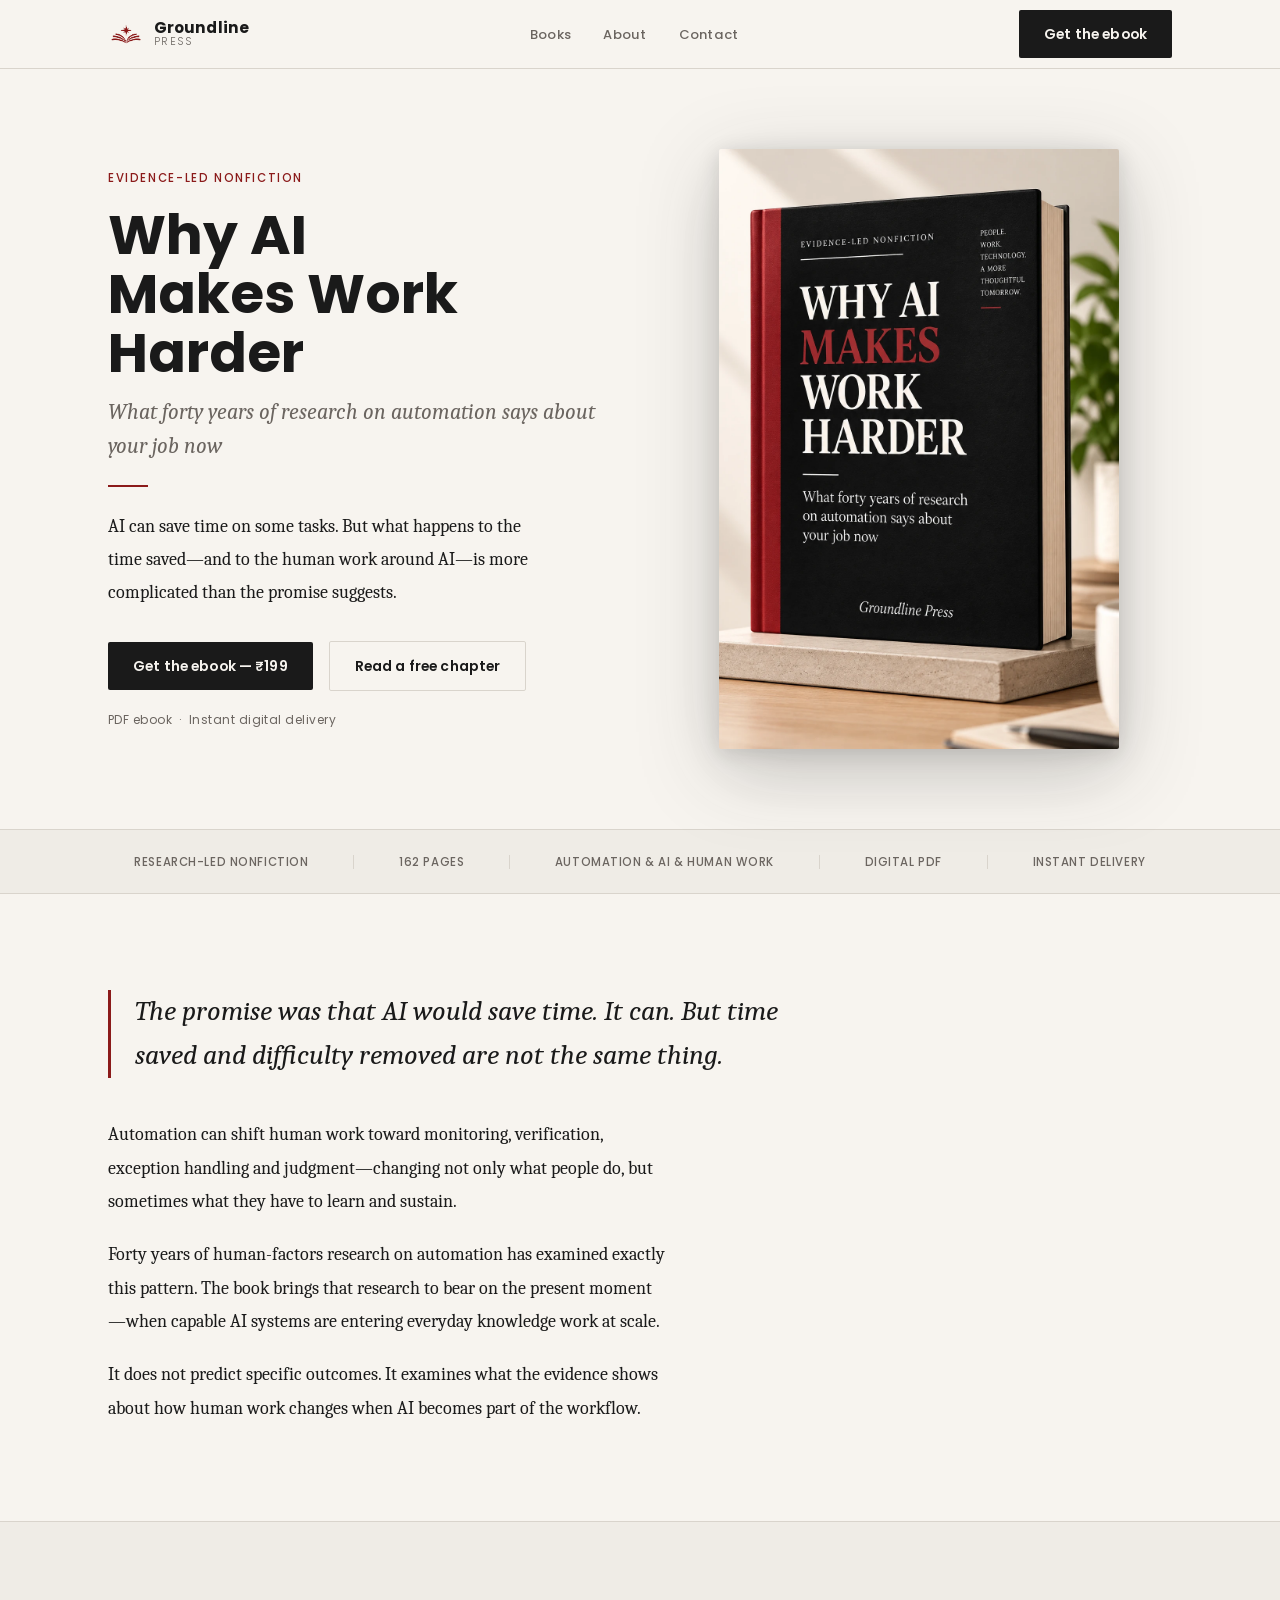
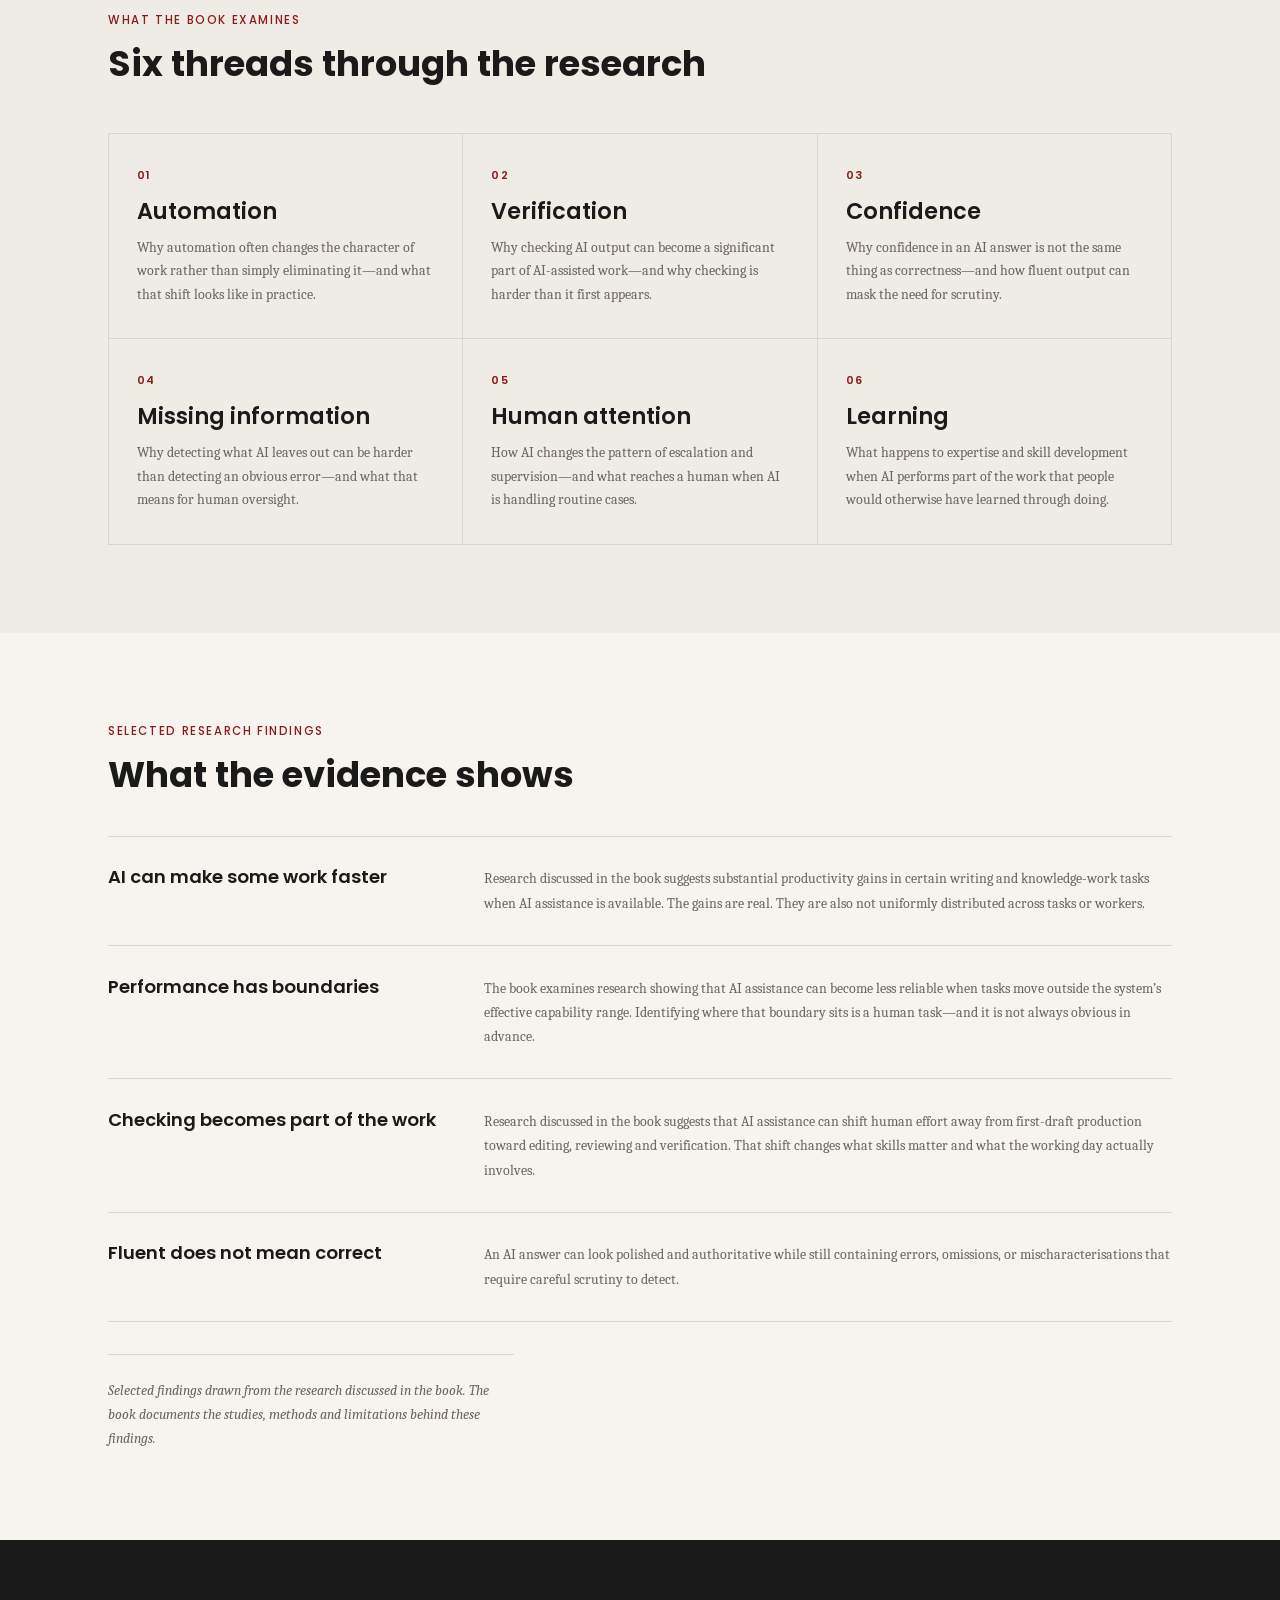
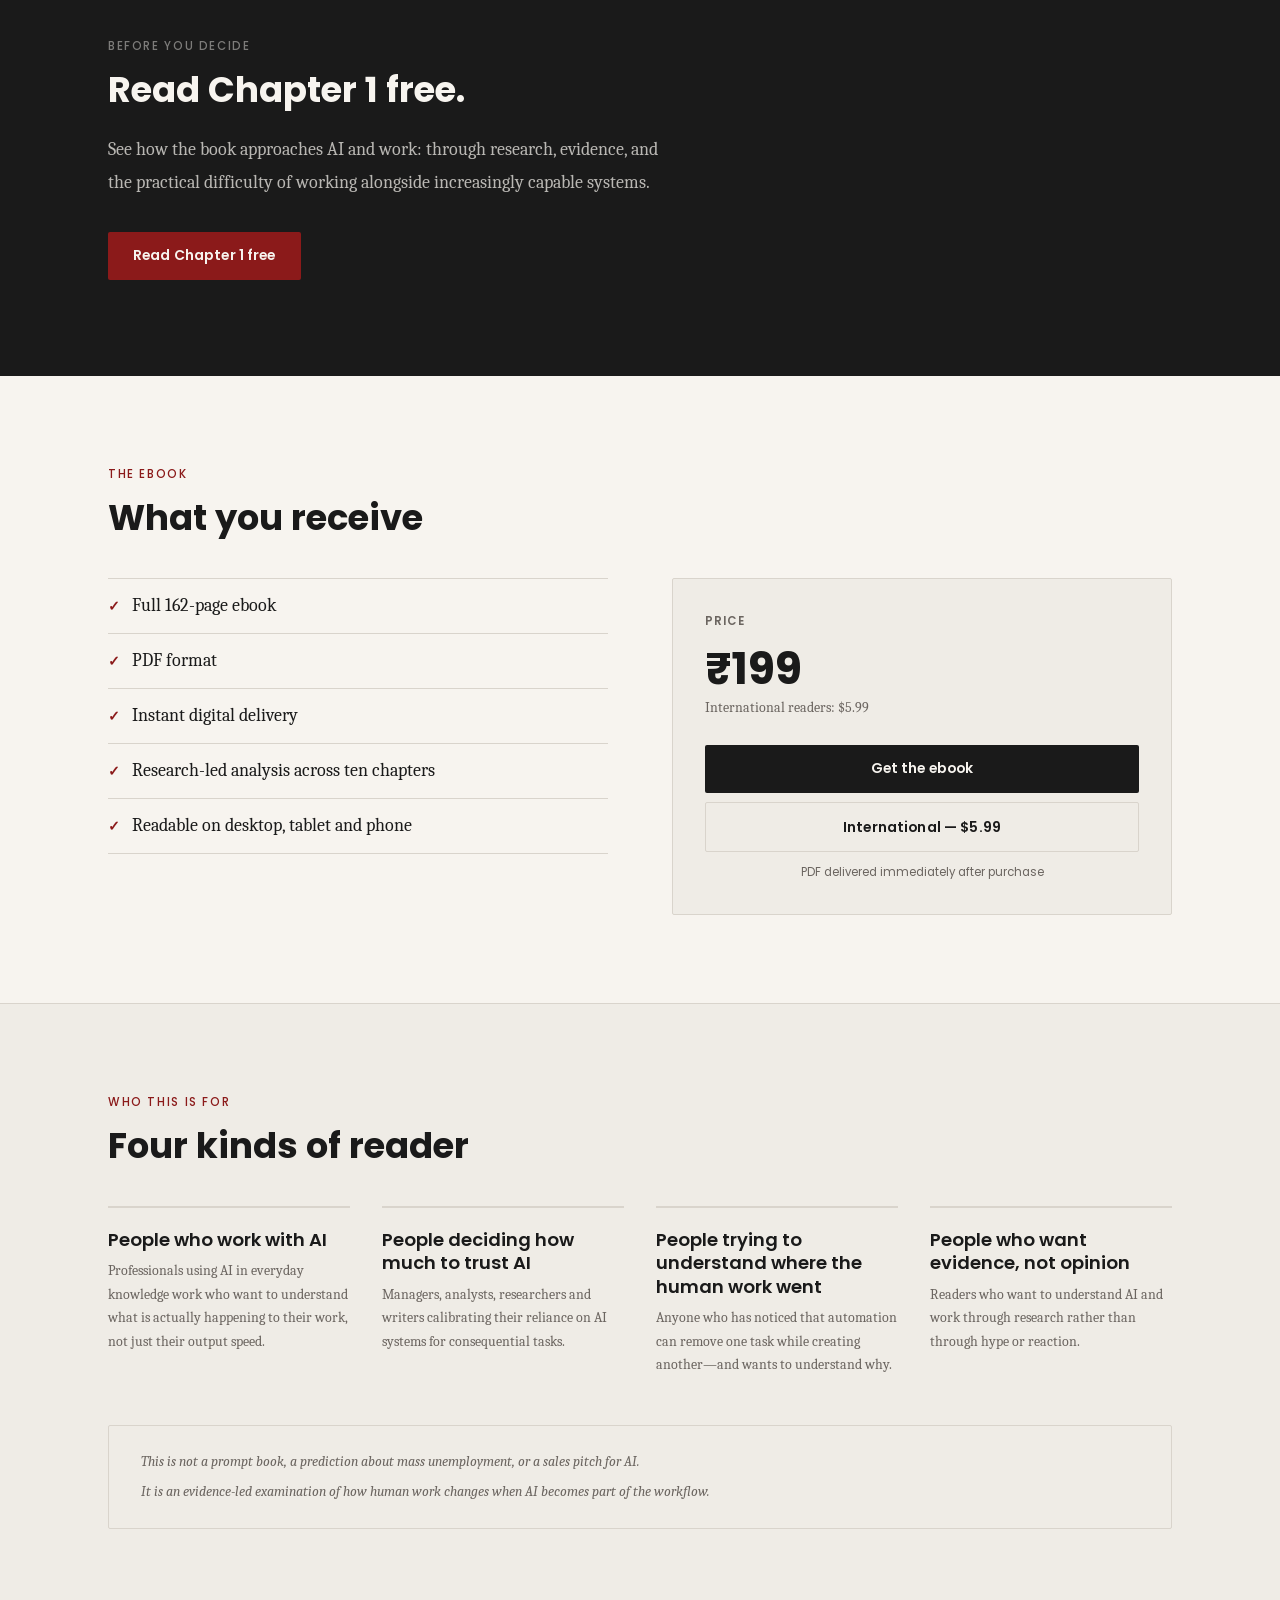
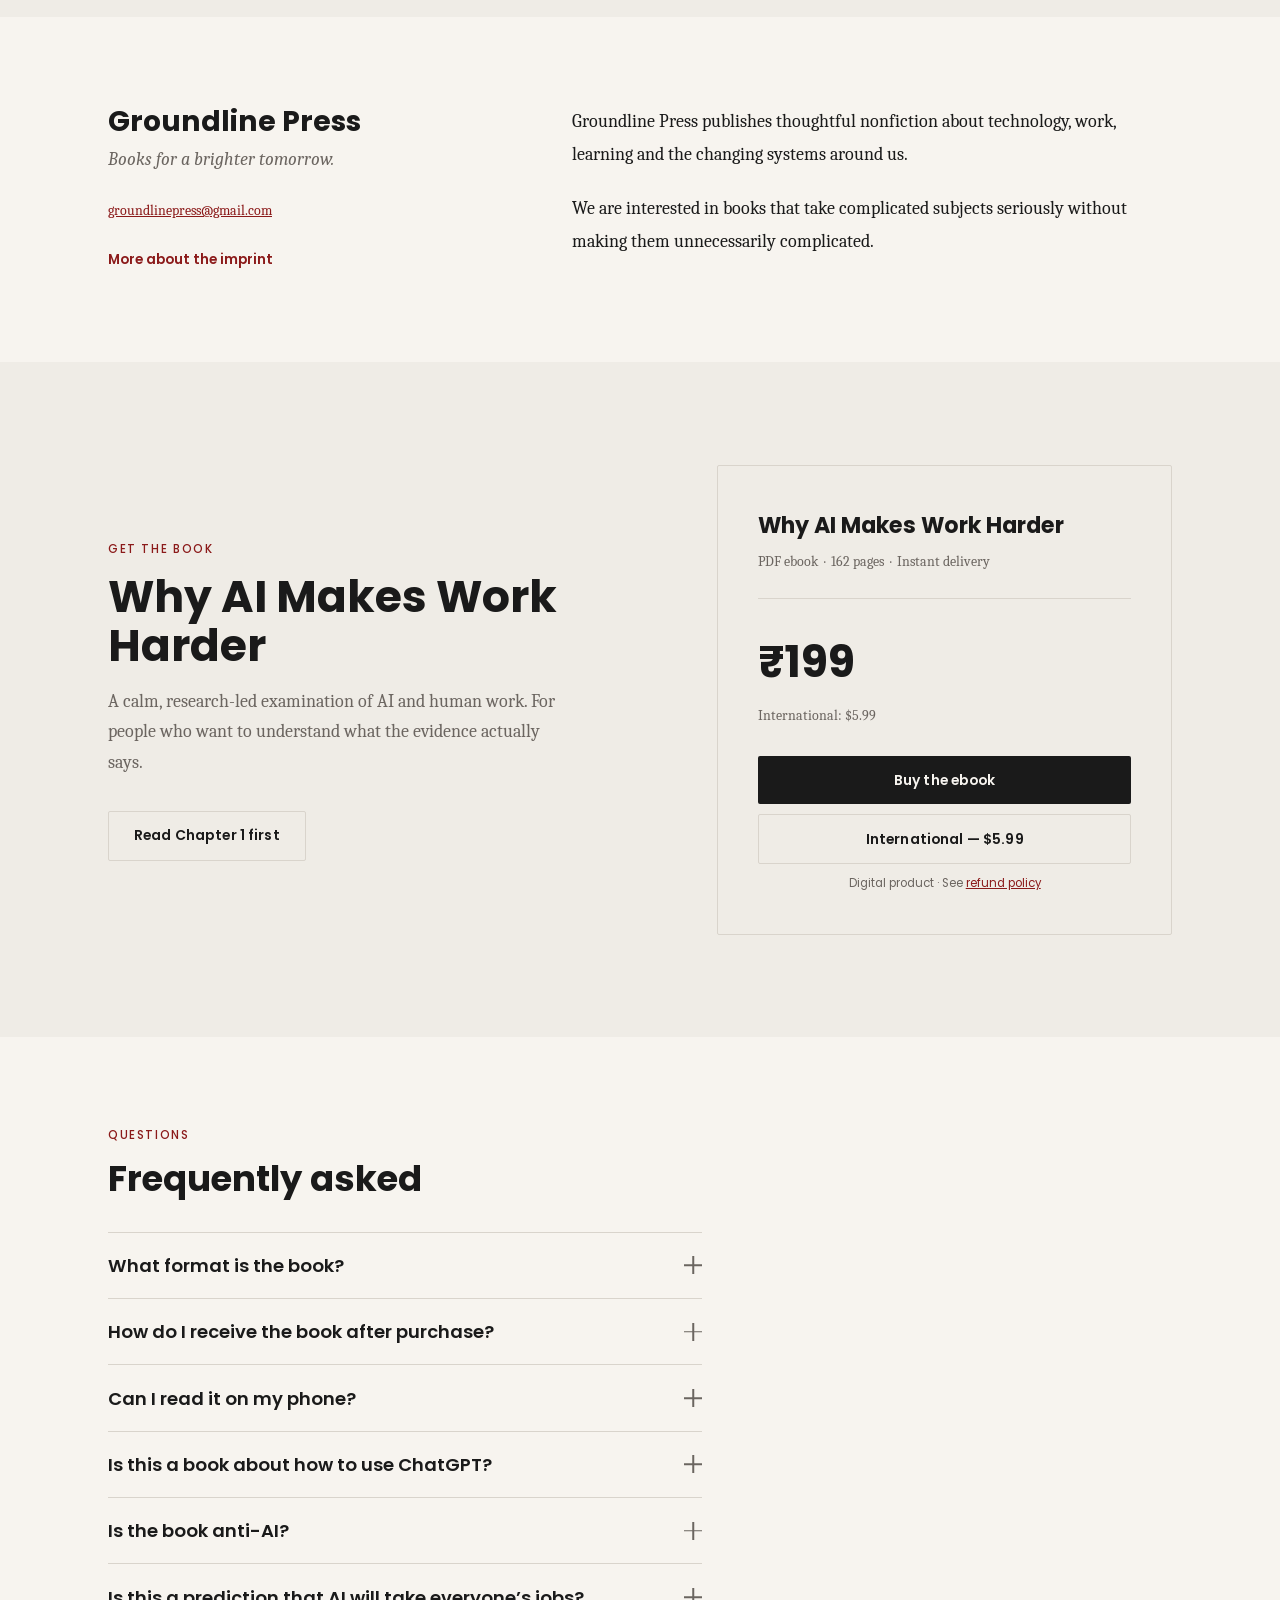
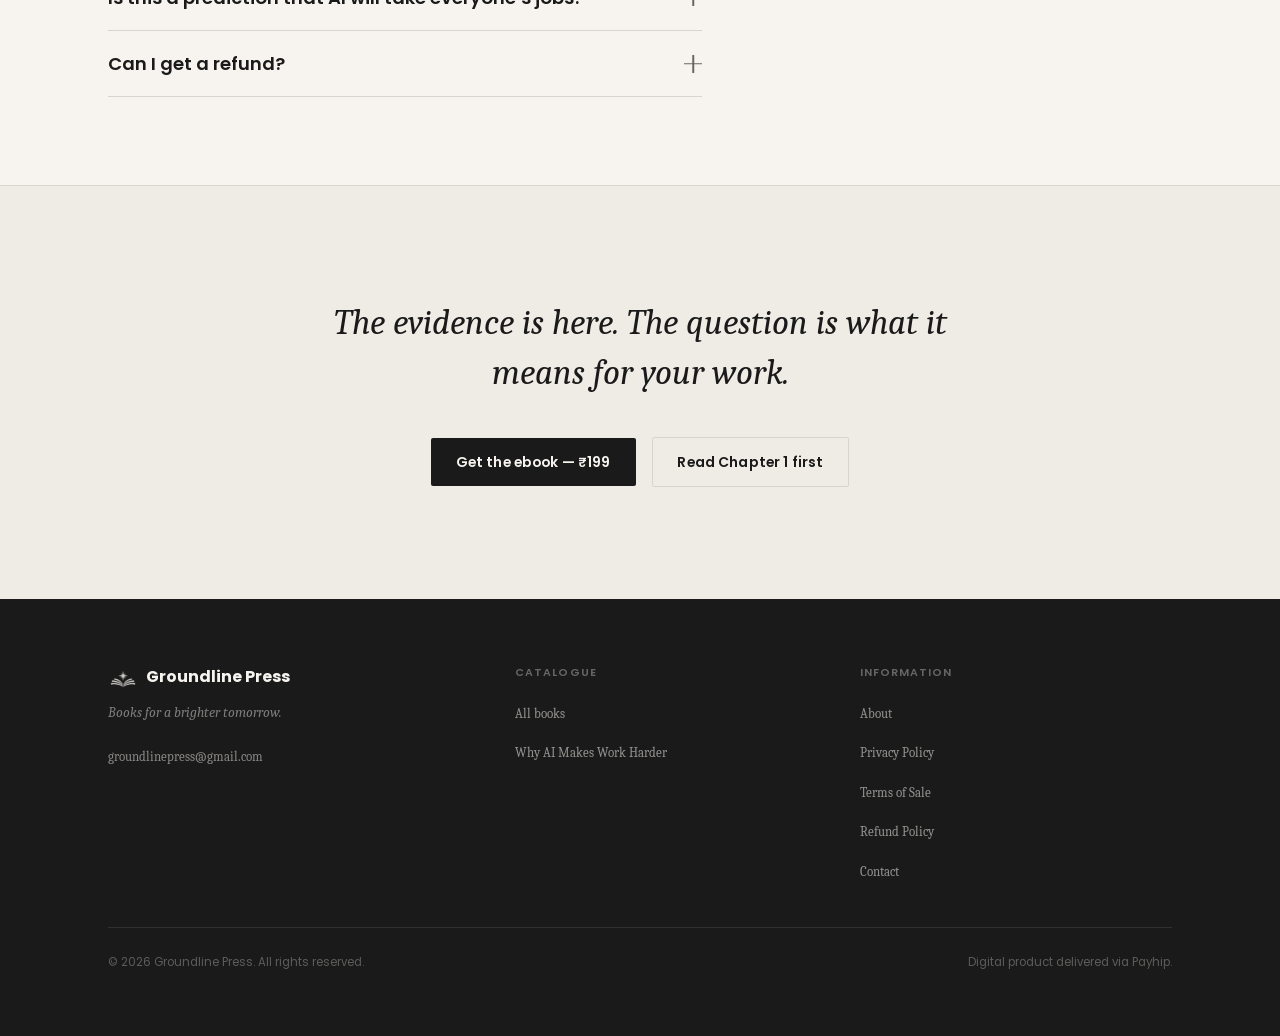
<file: index.html>
<!DOCTYPE html>
<html lang="en">
<head>
  <meta charset="UTF-8">
  <meta name="viewport" content="width=device-width, initial-scale=1, viewport-fit=cover">
  <title>Why AI Makes Work Harder | Groundline Press</title>
  <meta name="description" content="A research-led nonfiction ebook examining what happens to human work when AI enters the workflow. 162 pages. PDF ebook. ₹199.">
  <meta name="robots" content="index, follow">
  <link rel="canonical" href="https://groundlinepress.com/">
  <meta property="og:type" content="website">
  <meta property="og:url" content="https://groundlinepress.com/">
  <meta property="og:title" content="Why AI Makes Work Harder | Groundline Press">
  <meta property="og:description" content="A research-led nonfiction ebook examining what happens to human work when AI enters the workflow. 162 pages. PDF ebook. ₹199.">
  <meta property="og:image" content="https://groundlinepress.com/assets/og-image.webp">
  <meta property="og:site_name" content="Groundline Press">
  <meta name="twitter:card" content="summary_large_image">
  <meta name="twitter:title" content="Why AI Makes Work Harder | Groundline Press">
  <meta name="twitter:description" content="A research-led nonfiction ebook examining what happens to human work when AI enters the workflow. 162 pages. PDF ebook. ₹199.">
  <meta name="twitter:image" content="https://groundlinepress.com/assets/og-image.webp">
  <script type="application/ld+json">
  {"@context":"https://schema.org","@type":"Organization","name":"Groundline Press","url":"https://groundlinepress.com","email":"groundlinepress@gmail.com"}
  </script>
  <script type="application/ld+json">
  {"@context":"https://schema.org","@type":"WebSite","name":"Groundline Press","url":"https://groundlinepress.com"}
  </script>
  <script type="application/ld+json">
  {"@context":"https://schema.org","@type":"Book","name":"Why AI Makes Work Harder","subtitle":"What forty years of research on automation says about your job now","numberOfPages":162,"bookFormat":"EBook","publisher":{"@type":"Organization","name":"Groundline Press"},"inLanguage":"en"}
  </script>
  <link rel="icon" type="image/svg+xml" href="favicon.svg">
  <link rel="preconnect" href="https://fonts.googleapis.com">
  <link rel="preconnect" href="https://fonts.gstatic.com" crossorigin>
  <link href="https://fonts.googleapis.com/css2?family=Poppins:wght@300;400;500;600;700&family=Caladea:ital,wght@0,400;0,700;1,400;1,700&display=swap" rel="stylesheet">
  <link rel="stylesheet" href="css/styles.css">
</head>
<body>
<a href="#main-content" class="skip-link">Skip to main content</a>

<header id="site-header" role="banner">
  <div class="container">
    <nav class="nav-inner" aria-label="Main navigation">
      <a href="index.html" class="nav-logo" aria-label="Groundline Press — home">
        <img src="assets/logo-mark.svg" alt="" aria-hidden="true" width="36" height="36" class="nav-logo-mark-img">
        <div class="nav-logo-name">Groundline<span>Press</span></div>
      </a>
      <ul class="nav-links" role="list">
        <li><a href="books.html">Books</a></li>
        <li><a href="about.html">About</a></li>
        <li><a href="mailto:groundlinepress@gmail.com">Contact</a></li>
      </ul>
      <a href="index.html#purchase" class="btn btn-primary nav-cta-btn">Get the ebook</a>
      <button class="nav-hamburger" id="nav-toggle"
              aria-expanded="false" aria-controls="nav-mobile"
              aria-label="Open navigation">
        <span aria-hidden="true"></span>
        <span aria-hidden="true"></span>
        <span aria-hidden="true"></span>
      </button>
    </nav>
  </div>
  <nav class="nav-mobile" id="nav-mobile" aria-label="Mobile navigation">
    <ul>
      <li><a href="books.html">Books</a></li>
      <li><a href="about.html">About</a></li>
      <li><a href="mailto:groundlinepress@gmail.com">Contact</a></li>
    </ul>
    <div class="nav-mobile-cta">
      <a href="index.html#purchase" class="btn btn-primary" class="btn-block">Get the ebook &mdash; &#8377;199</a>
    </div>
  </nav>
</header>
<main id="main-content">
<!-- ══ HERO ══════════════════════════════════════════════════════════════════ -->
<section id="hero" aria-labelledby="hero-title">
  <div class="container">
    <div class="hero-grid">

      <!-- LEFT: Text -->
      <div class="hero-text">
        <p class="hero-eyebrow">Evidence-Led Nonfiction</p>
        <h1 class="hero-title" id="hero-title">Why AI<br>Makes Work<br>Harder</h1>
        <p class="hero-subtitle">What forty years of research on automation says about your job now</p>
        <div class="hero-rule" aria-hidden="true"></div>
        <p class="hero-body">AI can save time on some tasks. But what happens to the time saved&mdash;and to the human work around AI&mdash;is more complicated than the promise suggests.</p>
        <div class="hero-ctas">
          <a href="#" class="btn btn-primary" data-checkout aria-label="Get the ebook for ₹199">Get the ebook &mdash; &#8377;199</a>
          <a href="#" class="btn btn-secondary" data-chapter>Read a free chapter</a>
        </div>
        <p class="hero-meta">PDF ebook &nbsp;&middot;&nbsp; Instant digital delivery</p>
      </div>

      <!-- RIGHT: 3D book mockup -->
      <div class="hero-book-wrap" aria-hidden="false">
        <div class="book-stage">
          <div class="book-mockup-frame">
            <picture>
              <source srcset="assets/book-mockup.webp" type="image/webp">
              <img
                src="assets/book-mockup.jpg"
                alt="Why AI Makes Work Harder by Groundline Press — hardcover presentation"
                class="book-mockup-img"
                width="1024"
                height="1536"
                loading="eager"
                fetchpriority="high"
              >
            </picture>
          </div>
        </div>
      </div>

    </div>
  </div>
</section>

<!-- ══ TRUST STRIP ════════════════════════════════════════════════════════════ -->
<div id="trust" role="complementary" aria-label="Book details">
  <div class="container">
    <div class="trust-inner">
      <span class="trust-item">Research-led nonfiction</span>
      <span class="trust-sep" aria-hidden="true"></span>
      <span class="trust-item">162 pages</span>
      <span class="trust-sep" aria-hidden="true"></span>
      <span class="trust-item">Automation &amp; AI &amp; Human work</span>
      <span class="trust-sep" aria-hidden="true"></span>
      <span class="trust-item">Digital PDF</span>
      <span class="trust-sep" aria-hidden="true"></span>
      <span class="trust-item">Instant delivery</span>
    </div>
  </div>
</div>

<!-- ══ CENTRAL IDEA ═══════════════════════════════════════════════════════════ -->
<section id="central-idea" class="section" aria-labelledby="idea-h">
  <div class="container">
    <blockquote class="idea-quote">
      The promise was that AI would save time. It can. But time saved and difficulty removed are not the same thing.
    </blockquote>
    <div class="idea-body">
      <p>Automation can shift human work toward monitoring, verification, exception handling and judgment&mdash;changing not only what people do, but sometimes what they have to learn and sustain.</p>
      <p>Forty years of human-factors research on automation has examined exactly this pattern. The book brings that research to bear on the present moment&mdash;when capable AI systems are entering everyday knowledge work at scale.</p>
      <p>It does not predict specific outcomes. It examines what the evidence shows about how human work changes when AI becomes part of the workflow.</p>
    </div>
  </div>
</section>

<hr class="rule">

<!-- ══ TOPICS ════════════════════════════════════════════════════════════════ -->
<section id="topics" class="section section-alt" aria-labelledby="topics-h">
  <div class="container">
    <p class="section-label">What the book examines</p>
    <h2 class="section-heading" id="topics-h">Six threads through the research</h2>
    <div class="topic-grid" role="list">
      <div class="topic-card" role="listitem">
        <p class="topic-num">01</p>
        <h3 class="topic-title">Automation</h3>
        <p class="topic-body">Why automation often changes the character of work rather than simply eliminating it&mdash;and what that shift looks like in practice.</p>
      </div>
      <div class="topic-card" role="listitem">
        <p class="topic-num">02</p>
        <h3 class="topic-title">Verification</h3>
        <p class="topic-body">Why checking AI output can become a significant part of AI-assisted work&mdash;and why checking is harder than it first appears.</p>
      </div>
      <div class="topic-card" role="listitem">
        <p class="topic-num">03</p>
        <h3 class="topic-title">Confidence</h3>
        <p class="topic-body">Why confidence in an AI answer is not the same thing as correctness&mdash;and how fluent output can mask the need for scrutiny.</p>
      </div>
      <div class="topic-card" role="listitem">
        <p class="topic-num">04</p>
        <h3 class="topic-title">Missing information</h3>
        <p class="topic-body">Why detecting what AI leaves out can be harder than detecting an obvious error&mdash;and what that means for human oversight.</p>
      </div>
      <div class="topic-card" role="listitem">
        <p class="topic-num">05</p>
        <h3 class="topic-title">Human attention</h3>
        <p class="topic-body">How AI changes the pattern of escalation and supervision&mdash;and what reaches a human when AI is handling routine cases.</p>
      </div>
      <div class="topic-card" role="listitem">
        <p class="topic-num">06</p>
        <h3 class="topic-title">Learning</h3>
        <p class="topic-body">What happens to expertise and skill development when AI performs part of the work that people would otherwise have learned through doing.</p>
      </div>
    </div>
  </div>
</section>

<!-- ══ FINDINGS ══════════════════════════════════════════════════════════════ -->
<section id="research" class="section" aria-labelledby="research-h">
  <div class="container">
    <p class="section-label">Selected research findings</p>
    <h2 class="section-heading" id="research-h">What the evidence shows</h2>
    <div class="findings-list" role="list">
      <div class="finding-item" role="listitem">
        <h3 class="finding-title">AI can make some work faster</h3>
        <p class="finding-body">Research discussed in the book suggests substantial productivity gains in certain writing and knowledge-work tasks when AI assistance is available. The gains are real. They are also not uniformly distributed across tasks or workers.</p>
      </div>
      <div class="finding-item" role="listitem">
        <h3 class="finding-title">Performance has boundaries</h3>
        <p class="finding-body">The book examines research showing that AI assistance can become less reliable when tasks move outside the system&rsquo;s effective capability range. Identifying where that boundary sits is a human task&mdash;and it is not always obvious in advance.</p>
      </div>
      <div class="finding-item" role="listitem">
        <h3 class="finding-title">Checking becomes part of the work</h3>
        <p class="finding-body">Research discussed in the book suggests that AI assistance can shift human effort away from first-draft production toward editing, reviewing and verification. That shift changes what skills matter and what the working day actually involves.</p>
      </div>
      <div class="finding-item" role="listitem">
        <h3 class="finding-title">Fluent does not mean correct</h3>
        <p class="finding-body">An AI answer can look polished and authoritative while still containing errors, omissions, or mischaracterisations that require careful scrutiny to detect.</p>
      </div>
    </div>
    <p class="findings-note">Selected findings drawn from the research discussed in the book. The book documents the studies, methods and limitations behind these findings.</p>
  </div>
</section>

<!-- ══ FREE CHAPTER ═══════════════════════════════════════════════════════════ -->
<section id="free-chapter" aria-labelledby="chapter-h">
  <div class="container">
    <p class="section-label">Before you decide</p>
    <h2 class="section-heading" id="chapter-h">Read Chapter&nbsp;1 free.</h2>
    <div class="section-body">
      <p>See how the book approaches AI and work: through research, evidence, and the practical difficulty of working alongside increasingly capable systems.</p>
    </div>
    <div class="chapter-cta">
      <a href="#" class="btn btn-primary" data-chapter aria-label="Read Chapter 1 for free">Read Chapter&nbsp;1 free</a>
    </div>
  </div>
</section>

<!-- ══ WHAT YOU GET ═══════════════════════════════════════════════════════════ -->
<section id="includes" class="section" aria-labelledby="includes-h">
  <div class="container">
    <p class="section-label">The ebook</p>
    <h2 class="section-heading" id="includes-h">What you receive</h2>
    <div class="includes-grid">
      <ul class="includes-list" aria-label="Included in purchase">
        <li>Full 162-page ebook</li>
        <li>PDF format</li>
        <li>Instant digital delivery</li>
        <li>Research-led analysis across ten chapters</li>
        <li>Readable on desktop, tablet and phone</li>
      </ul>
      <div class="price-aside">
        <p class="price-label">Price</p>
        <p class="price-main">&#8377;199</p>
        <p class="price-intl">International readers: $5.99</p>
        <a href="#" class="btn btn-primary" data-checkout aria-label="Get the ebook for ₹199">Get the ebook</a>
        <a href="#" class="btn btn-secondary" data-checkout="intl" aria-label="International purchase $5.99">International &mdash; $5.99</a>
        <p class="price-note">PDF delivered immediately after purchase</p>
      </div>
    </div>
  </div>
</section>

<hr class="rule">

<!-- ══ AUDIENCE ══════════════════════════════════════════════════════════════ -->
<section id="audience" class="section section-alt" aria-labelledby="audience-h">
  <div class="container">
    <p class="section-label">Who this is for</p>
    <h2 class="section-heading" id="audience-h">Four kinds of reader</h2>
    <div class="audience-grid" role="list">
      <div class="audience-card" role="listitem">
        <h3 class="audience-title">People who work with AI</h3>
        <p class="audience-body">Professionals using AI in everyday knowledge work who want to understand what is actually happening to their work, not just their output speed.</p>
      </div>
      <div class="audience-card" role="listitem">
        <h3 class="audience-title">People deciding how much to trust AI</h3>
        <p class="audience-body">Managers, analysts, researchers and writers calibrating their reliance on AI systems for consequential tasks.</p>
      </div>
      <div class="audience-card" role="listitem">
        <h3 class="audience-title">People trying to understand where the human work went</h3>
        <p class="audience-body">Anyone who has noticed that automation can remove one task while creating another&mdash;and wants to understand why.</p>
      </div>
      <div class="audience-card" role="listitem">
        <h3 class="audience-title">People who want evidence, not opinion</h3>
        <p class="audience-body">Readers who want to understand AI and work through research rather than through hype or reaction.</p>
      </div>
    </div>
    <div class="not-for-box" role="note">
      <p>This is not a prompt book, a prediction about mass unemployment, or a sales pitch for AI.</p>
      <p>It is an evidence-led examination of how human work changes when AI becomes part of the workflow.</p>
    </div>
  </div>
</section>

<!-- ══ ABOUT ══════════════════════════════════════════════════════════════════ -->
<section id="about-section" class="section" aria-labelledby="about-h">
  <div class="container">
    <div class="about-grid">
      <div>
        <h2 id="about-h" class="about-imprint">Groundline Press</h2>
        <p class="about-tagline">Books for a brighter tomorrow.</p>
        <p class="about-email-link"><a href="mailto:groundlinepress@gmail.com" class="clr-accent">groundlinepress@gmail.com</a></p>
        <a href="about.html" class="about-more">More about the imprint</a>
      </div>
      <div class="section-body">
        <p>Groundline Press publishes thoughtful nonfiction about technology, work, learning and the changing systems around us.</p>
        <p>We are interested in books that take complicated subjects seriously without making them unnecessarily complicated.</p>
      </div>
    </div>
  </div>
</section>

<!-- ══ PURCHASE ══════════════════════════════════════════════════════════════ -->
<section id="purchase" class="section section-alt" aria-labelledby="purchase-h">
  <div class="container">
    <div class="purchase-grid">
      <div>
        <p class="section-label">Get the book</p>
        <h2 class="purchase-title" id="purchase-h">Why AI Makes Work Harder</h2>
        <p class="purchase-sub">A calm, research-led examination of AI and human work. For people who want to understand what the evidence actually says.</p>
        <a href="#" class="btn btn-secondary" data-chapter>Read Chapter&nbsp;1 first</a>
      </div>
      <div class="purchase-card">
        <p class="purchase-book-name">Why AI Makes Work Harder</p>
        <p class="purchase-format">PDF ebook &nbsp;&middot;&nbsp; 162 pages &nbsp;&middot;&nbsp; Instant delivery</p>
        <p class="purchase-price">&#8377;199</p>
        <p class="purchase-price-intl">International: $5.99</p>
        <a href="#" class="btn btn-primary" data-checkout aria-label="Buy the ebook for ₹199">Buy the ebook</a>
        <a href="#" class="btn btn-secondary" data-checkout="intl" aria-label="International purchase $5.99">International &mdash; $5.99</a>
        <p class="purchase-card-note">Digital product &middot; See <a href="refund.html">refund policy</a></p>
      </div>
    </div>
  </div>
</section>

<!-- ══ FAQ ════════════════════════════════════════════════════════════════════ -->
<section id="faq" class="section" aria-labelledby="faq-h">
  <div class="container">
    <p class="section-label">Questions</p>
    <h2 class="section-heading" id="faq-h">Frequently asked</h2>
    <div class="faq-list" role="list">
      <div class="faq-item" role="listitem">
        <button class="faq-q" aria-expanded="false" aria-controls="fa1">What format is the book?<span class="faq-icon" aria-hidden="true"></span></button>
        <div class="faq-a" id="fa1">PDF ebook. Designed for digital reading on desktop, tablet and phone.</div>
      </div>
      <div class="faq-item" role="listitem">
        <button class="faq-q" aria-expanded="false" aria-controls="fa2">How do I receive the book after purchase?<span class="faq-icon" aria-hidden="true"></span></button>
        <div class="faq-a" id="fa2">After successful payment the digital file is delivered immediately through the checkout platform. You will also receive an email with a download link.</div>
      </div>
      <div class="faq-item" role="listitem">
        <button class="faq-q" aria-expanded="false" aria-controls="fa3">Can I read it on my phone?<span class="faq-icon" aria-hidden="true"></span></button>
        <div class="faq-a" id="fa3">Yes. The PDF is formatted for reading on desktop, tablet and phone screens.</div>
      </div>
      <div class="faq-item" role="listitem">
        <button class="faq-q" aria-expanded="false" aria-controls="fa4">Is this a book about how to use ChatGPT?<span class="faq-icon" aria-hidden="true"></span></button>
        <div class="faq-a" id="fa4">No. It is a research-led examination of how human work changes when AI enters the workflow. It does not teach prompting techniques or specific tools.</div>
      </div>
      <div class="faq-item" role="listitem">
        <button class="faq-q" aria-expanded="false" aria-controls="fa5">Is the book anti-AI?<span class="faq-icon" aria-hidden="true"></span></button>
        <div class="faq-a" id="fa5">No. It examines both the documented capabilities and the documented limitations of AI-assisted work, based on the available research. The aim is understanding, not advocacy.</div>
      </div>
      <div class="faq-item" role="listitem">
        <button class="faq-q" aria-expanded="false" aria-controls="fa6">Is this a prediction that AI will take everyone&rsquo;s jobs?<span class="faq-icon" aria-hidden="true"></span></button>
        <div class="faq-a" id="fa6">No. It focuses on what research says about how work changes when automation and AI enter the workflow. It does not make predictions about specific employment outcomes.</div>
      </div>
      <div class="faq-item" role="listitem">
        <button class="faq-q" aria-expanded="false" aria-controls="fa7">Can I get a refund?<span class="faq-icon" aria-hidden="true"></span></button>
        <div class="faq-a" id="fa7">Please see our <a href="refund.html">Refund Policy</a> for full details.</div>
      </div>
    </div>
  </div>
</section>

<!-- ══ CLOSING CTA ════════════════════════════════════════════════════════════ -->
<section id="closing-cta" aria-labelledby="closing-h">
  <div class="container">
    <p class="closing-statement" id="closing-h">The evidence is here. The question is what it means for your work.</p>
    <div class="closing-ctas">
      <a href="#" class="btn btn-primary" data-checkout aria-label="Get the ebook for ₹199">Get the ebook &mdash; &#8377;199</a>
      <a href="#" class="btn btn-secondary" data-chapter>Read Chapter&nbsp;1 first</a>
    </div>
  </div>
</section>
</main>
<footer id="site-footer" role="contentinfo">
  <div class="container">
    <div class="footer-grid">
      <div>
        <div class="footer-logo-wrap">
          <img src="assets/logo-mark-white.svg" alt="" aria-hidden="true" width="30" height="30" class="footer-logo-img">
          <p class="footer-brand">Groundline Press</p>
        </div>
        <p class="footer-tag">Books for a brighter tomorrow.</p>
        <p class="footer-email"><a href="mailto:groundlinepress@gmail.com">groundlinepress@gmail.com</a></p>
      </div>
      <div>
        <p class="footer-col-h">Catalogue</p>
        <ul class="footer-links">
          <li><a href="books.html">All books</a></li>
          <li><a href="index.html">Why AI Makes Work Harder</a></li>
        </ul>
      </div>
      <div>
        <p class="footer-col-h">Information</p>
        <ul class="footer-links">
          <li><a href="about.html">About</a></li>
          <li><a href="privacy.html">Privacy Policy</a></li>
          <li><a href="terms.html">Terms of Sale</a></li>
          <li><a href="refund.html">Refund Policy</a></li>
          <li><a href="mailto:groundlinepress@gmail.com">Contact</a></li>
        </ul>
      </div>
    </div>
    <div class="footer-bottom">
      <p class="footer-copy">&copy; 2026 Groundline Press. All rights reserved.</p>
      <p class="footer-copy">Digital product delivered via Payhip.</p>
    </div>
  </div>
</footer>
<script src="js/main.js"></script>
</body>
</html>
</file>
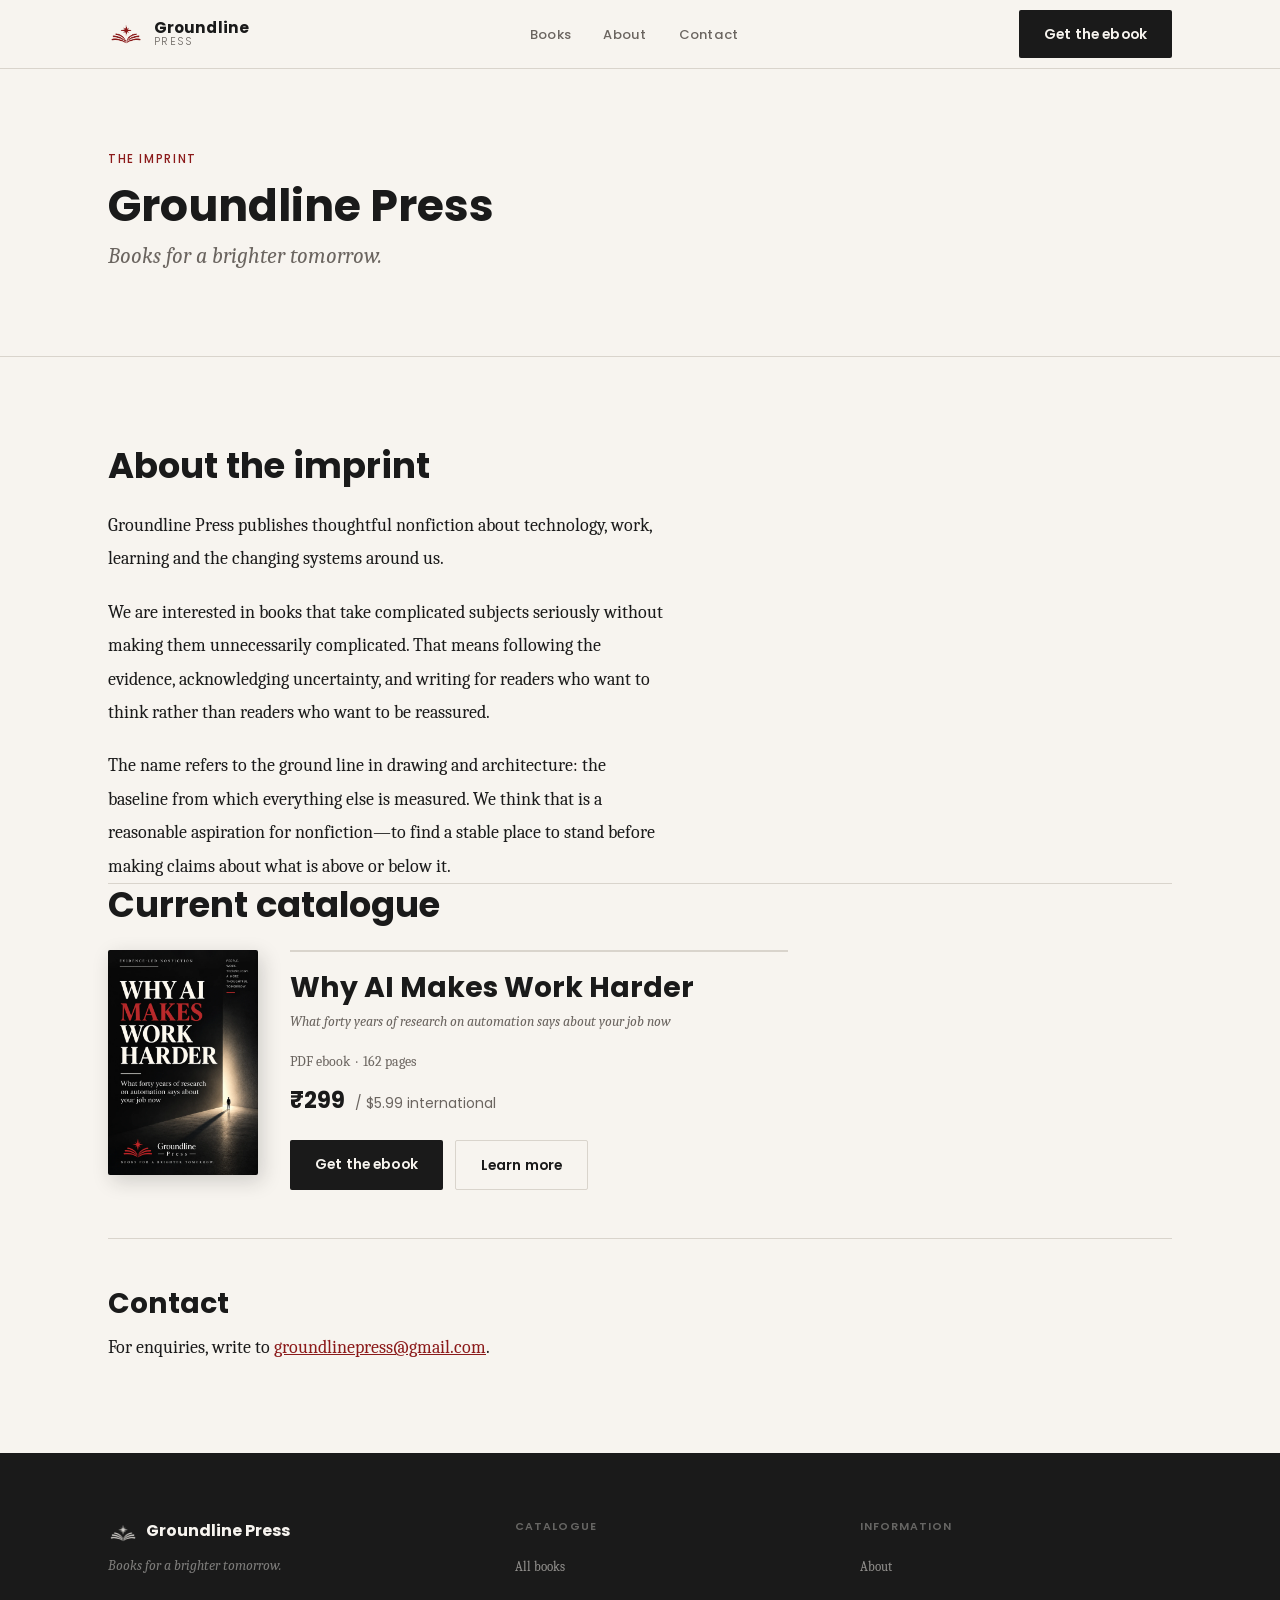
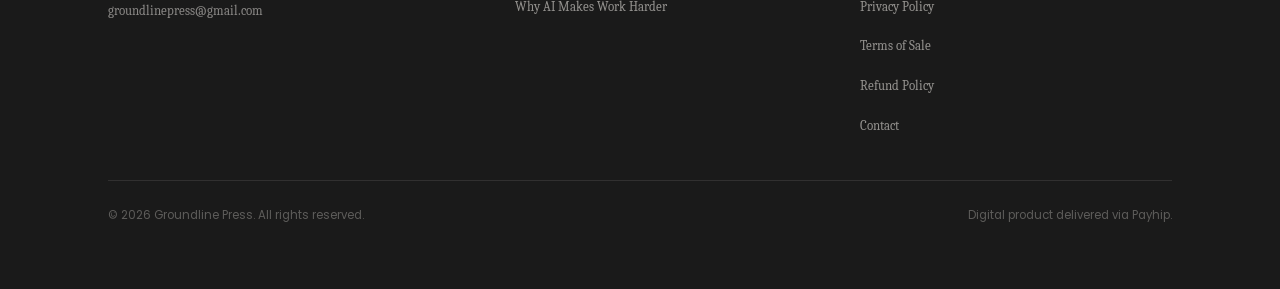
<file: about.html>
<!DOCTYPE html>
<html lang="en">
<head>
  <meta charset="UTF-8">
  <meta name="viewport" content="width=device-width, initial-scale=1, viewport-fit=cover">
  <title>About | Groundline Press</title>
  <meta name="description" content="Groundline Press — an independent publishing imprint focused on thoughtful, evidence-led nonfiction.">
  <meta name="robots" content="index, follow">
  <link rel="canonical" href="https://groundlinepress.com/about.html">
  <meta property="og:type" content="website">
  <meta property="og:url" content="https://groundlinepress.com/about.html">
  <meta property="og:title" content="About | Groundline Press">
  <meta property="og:description" content="Groundline Press — an independent publishing imprint focused on thoughtful, evidence-led nonfiction.">
  <meta property="og:image" content="https://groundlinepress.com/assets/og-image.webp">
  <meta property="og:site_name" content="Groundline Press">
  <meta name="twitter:card" content="summary_large_image">
  <meta name="twitter:title" content="About | Groundline Press">
  <meta name="twitter:description" content="Groundline Press — an independent publishing imprint focused on thoughtful, evidence-led nonfiction.">
  <meta name="twitter:image" content="https://groundlinepress.com/assets/og-image.webp">
  <script type="application/ld+json">
  {"@context":"https://schema.org","@type":"Organization","name":"Groundline Press","url":"https://groundlinepress.com","email":"groundlinepress@gmail.com"}
  </script>
  <script type="application/ld+json">
  {"@context":"https://schema.org","@type":"WebSite","name":"Groundline Press","url":"https://groundlinepress.com"}
  </script>
  <link rel="icon" type="image/svg+xml" href="favicon.svg">
  <link rel="preconnect" href="https://fonts.googleapis.com">
  <link rel="preconnect" href="https://fonts.gstatic.com" crossorigin>
  <link href="https://fonts.googleapis.com/css2?family=Poppins:wght@300;400;500;600;700&family=Caladea:ital,wght@0,400;0,700;1,400;1,700&display=swap" rel="stylesheet">
  <link rel="stylesheet" href="css/styles.css">
</head>
<body>
<a href="#main-content" class="skip-link">Skip to main content</a>

<header id="site-header" role="banner">
  <div class="container">
    <nav class="nav-inner" aria-label="Main navigation">
      <a href="index.html" class="nav-logo" aria-label="Groundline Press — home">
        <img src="assets/logo-mark.svg" alt="" aria-hidden="true" width="36" height="36" class="nav-logo-mark-img">
        <div class="nav-logo-name">Groundline<span>Press</span></div>
      </a>
      <ul class="nav-links" role="list">
        <li><a href="books.html">Books</a></li>
        <li><a href="about.html">About</a></li>
        <li><a href="mailto:groundlinepress@gmail.com">Contact</a></li>
      </ul>
      <a href="index.html#purchase" class="btn btn-primary nav-cta-btn">Get the ebook</a>
      <button class="nav-hamburger" id="nav-toggle"
              aria-expanded="false" aria-controls="nav-mobile"
              aria-label="Open navigation">
        <span aria-hidden="true"></span>
        <span aria-hidden="true"></span>
        <span aria-hidden="true"></span>
      </button>
    </nav>
  </div>
  <nav class="nav-mobile" id="nav-mobile" aria-label="Mobile navigation">
    <ul>
      <li><a href="books.html">Books</a></li>
      <li><a href="about.html">About</a></li>
      <li><a href="mailto:groundlinepress@gmail.com">Contact</a></li>
    </ul>
    <div class="nav-mobile-cta">
      <a href="index.html#purchase" class="btn btn-primary" class="btn-block">Get the ebook &mdash; &#8377;299</a>
    </div>
  </nav>
</header>
<main id="main-content">
<section class="about-page-hero" aria-labelledby="about-pg-h">
  <div class="container">
    <p class="section-label">The imprint</p>
    <h1 id="about-pg-h" class="about-page-h1">Groundline Press</h1>
    <p class="about-page-subtitle">Books for a brighter tomorrow.</p>
  </div>
</section>
<section class="section" aria-labelledby="about-mission-h">
  <div class="container" class="about-content-wrap">
    <h2 id="about-mission-h" class="section-heading">About the imprint</h2>
    <div class="section-body">
      <p>Groundline Press publishes thoughtful nonfiction about technology, work, learning and the changing systems around us.</p>
      <p>We are interested in books that take complicated subjects seriously without making them unnecessarily complicated. That means following the evidence, acknowledging uncertainty, and writing for readers who want to think rather than readers who want to be reassured.</p>
      <p>The name refers to the ground line in drawing and architecture: the baseline from which everything else is measured. We think that is a reasonable aspiration for nonfiction&mdash;to find a stable place to stand before making claims about what is above or below it.</p>
    </div>
    <hr class="rule" class="about-rule rule">
    <h2 class="section-heading" class="about-section-h2">Current catalogue</h2>
    <div class="about-catalogue-row">
      <div class="about-cover-col">
        <a href="index.html" aria-label="Why AI Makes Work Harder">
          <picture>
            <source srcset="assets/book-cover.webp" type="image/webp">
            <img src="assets/book-cover.jpg" alt="Why AI Makes Work Harder — Groundline Press" class="about-cover-img">
          </picture>
        </a>
      </div>
      <div class="about-book-meta">
        <p class="about-book-title">Why AI Makes Work Harder</p>
        <p class="about-book-sub">What forty years of research on automation says about your job now</p>
        <p class="about-book-format">PDF ebook &nbsp;&middot;&nbsp; 162 pages</p>
        <p class="about-book-price">&#8377;299 &nbsp;<span class="about-price-intl">/ $5.99 international</span></p>
        <div class="about-btn-row">
          <a href="#" class="btn btn-primary" data-checkout>Get the ebook</a>
          <a href="index.html" class="btn btn-secondary">Learn more</a>
        </div>
      </div>
    </div>
    <hr class="rule about-rule">
    <h2 class="section-heading about-section-h2">Contact</h2>
    <div class="section-body">
      <p>For enquiries, write to <a href="mailto:groundlinepress@gmail.com" class="clr-accent">groundlinepress@gmail.com</a>.</p>
    </div>
  </div>
</section>
</main>
<footer id="site-footer" role="contentinfo">
  <div class="container">
    <div class="footer-grid">
      <div>
        <div class="footer-logo-wrap">
          <img src="assets/logo-mark-white.svg" alt="" aria-hidden="true" width="30" height="30" class="footer-logo-img">
          <p class="footer-brand">Groundline Press</p>
        </div>
        <p class="footer-tag">Books for a brighter tomorrow.</p>
        <p class="footer-email"><a href="mailto:groundlinepress@gmail.com">groundlinepress@gmail.com</a></p>
      </div>
      <div>
        <p class="footer-col-h">Catalogue</p>
        <ul class="footer-links">
          <li><a href="books.html">All books</a></li>
          <li><a href="index.html">Why AI Makes Work Harder</a></li>
        </ul>
      </div>
      <div>
        <p class="footer-col-h">Information</p>
        <ul class="footer-links">
          <li><a href="about.html">About</a></li>
          <li><a href="privacy.html">Privacy Policy</a></li>
          <li><a href="terms.html">Terms of Sale</a></li>
          <li><a href="refund.html">Refund Policy</a></li>
          <li><a href="mailto:groundlinepress@gmail.com">Contact</a></li>
        </ul>
      </div>
    </div>
    <div class="footer-bottom">
      <p class="footer-copy">&copy; 2026 Groundline Press. All rights reserved.</p>
      <p class="footer-copy">Digital product delivered via Payhip.</p>
    </div>
  </div>
</footer>
<script src="js/main.js"></script>
</body>
</html>
</file>
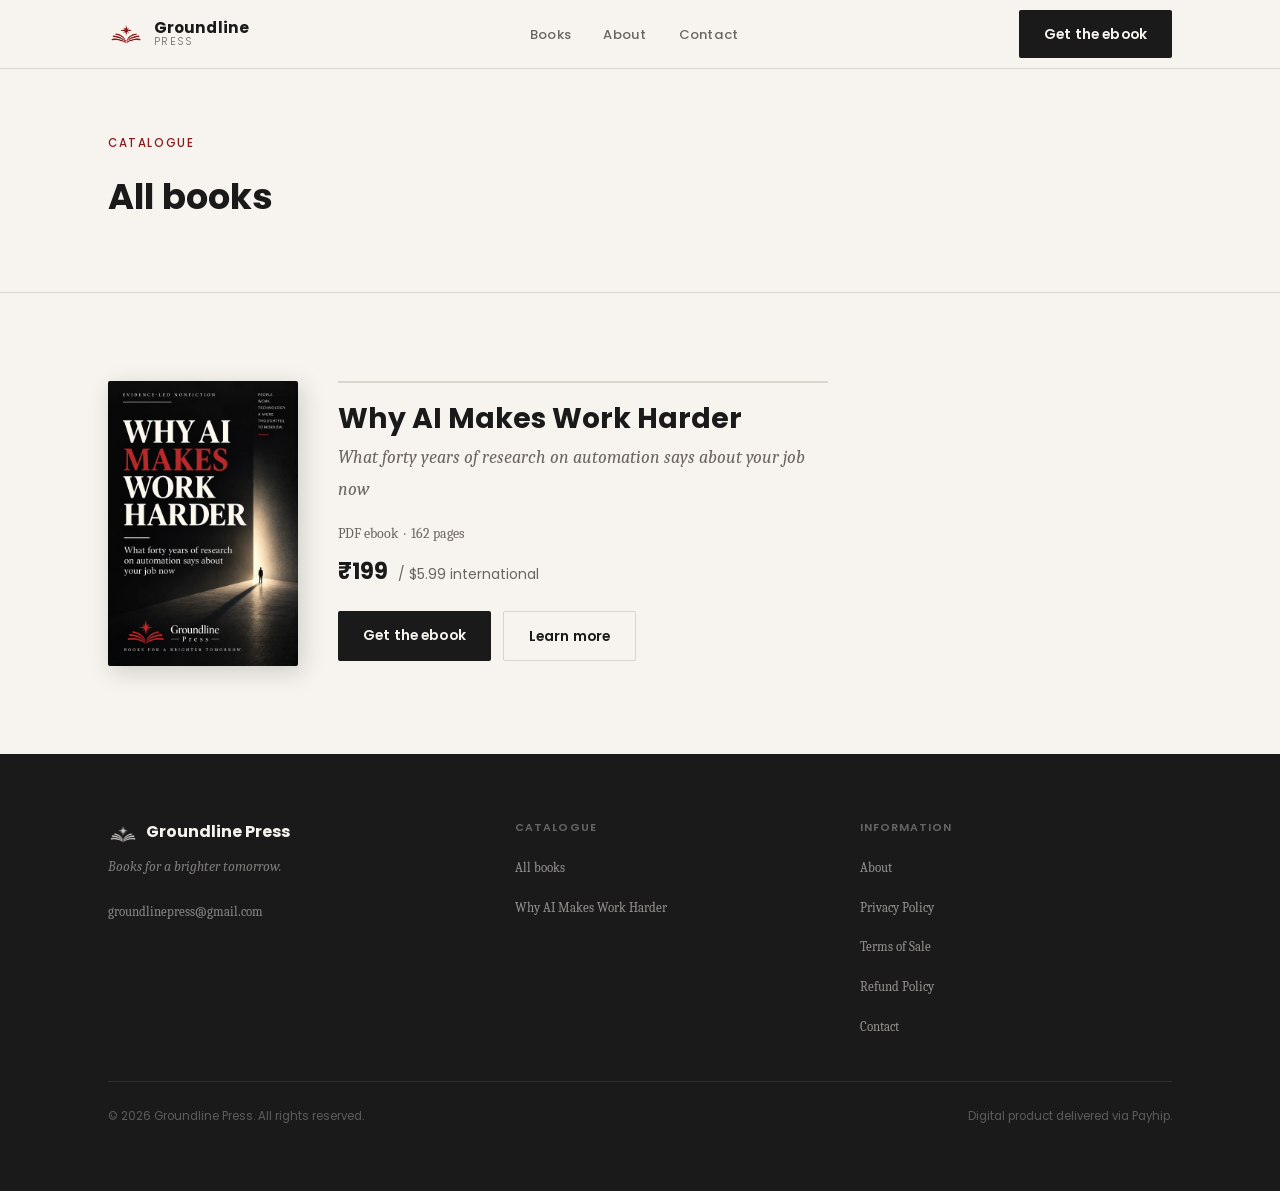
<file: books.html>
<!DOCTYPE html>
<html lang="en">
<head>
  <meta charset="UTF-8">
  <meta name="viewport" content="width=device-width, initial-scale=1, viewport-fit=cover">
  <title>Books | Groundline Press</title>
  <meta name="description" content="The Groundline Press catalogue — evidence-led nonfiction.">
  <meta name="robots" content="index, follow">
  <link rel="canonical" href="https://groundlinepress.com/books.html">
  <meta property="og:type" content="website">
  <meta property="og:url" content="https://groundlinepress.com/books.html">
  <meta property="og:title" content="Books | Groundline Press">
  <meta property="og:description" content="The Groundline Press catalogue — evidence-led nonfiction.">
  <meta property="og:image" content="https://groundlinepress.com/assets/og-image.webp">
  <meta property="og:site_name" content="Groundline Press">
  <meta name="twitter:card" content="summary_large_image">
  <meta name="twitter:title" content="Books | Groundline Press">
  <meta name="twitter:description" content="The Groundline Press catalogue — evidence-led nonfiction.">
  <meta name="twitter:image" content="https://groundlinepress.com/assets/og-image.webp">
  <script type="application/ld+json">
  {"@context":"https://schema.org","@type":"Organization","name":"Groundline Press","url":"https://groundlinepress.com","email":"groundlinepress@gmail.com"}
  </script>
  <script type="application/ld+json">
  {"@context":"https://schema.org","@type":"WebSite","name":"Groundline Press","url":"https://groundlinepress.com"}
  </script>
  <link rel="icon" type="image/svg+xml" href="favicon.svg">
  <link rel="preconnect" href="https://fonts.googleapis.com">
  <link rel="preconnect" href="https://fonts.gstatic.com" crossorigin>
  <link href="https://fonts.googleapis.com/css2?family=Poppins:wght@300;400;500;600;700&family=Caladea:ital,wght@0,400;0,700;1,400;1,700&display=swap" rel="stylesheet">
  <link rel="stylesheet" href="css/styles.css">
</head>
<body>
<a href="#main-content" class="skip-link">Skip to main content</a>

<header id="site-header" role="banner">
  <div class="container">
    <nav class="nav-inner" aria-label="Main navigation">
      <a href="index.html" class="nav-logo" aria-label="Groundline Press — home">
        <img src="assets/logo-mark.svg" alt="" aria-hidden="true" width="36" height="36" class="nav-logo-mark-img">
        <div class="nav-logo-name">Groundline<span>Press</span></div>
      </a>
      <ul class="nav-links" role="list">
        <li><a href="books.html">Books</a></li>
        <li><a href="about.html">About</a></li>
        <li><a href="mailto:groundlinepress@gmail.com">Contact</a></li>
      </ul>
      <a href="index.html#purchase" class="btn btn-primary nav-cta-btn">Get the ebook</a>
      <button class="nav-hamburger" id="nav-toggle"
              aria-expanded="false" aria-controls="nav-mobile"
              aria-label="Open navigation">
        <span aria-hidden="true"></span>
        <span aria-hidden="true"></span>
        <span aria-hidden="true"></span>
      </button>
    </nav>
  </div>
  <nav class="nav-mobile" id="nav-mobile" aria-label="Mobile navigation">
    <ul>
      <li><a href="books.html">Books</a></li>
      <li><a href="about.html">About</a></li>
      <li><a href="mailto:groundlinepress@gmail.com">Contact</a></li>
    </ul>
    <div class="nav-mobile-cta">
      <a href="index.html#purchase" class="btn btn-primary" class="btn-block">Get the ebook &mdash; &#8377;199</a>
    </div>
  </nav>
</header>
<main id="main-content">
<section class="books-page-hero" aria-labelledby="books-h">
  <div class="container">
    <p class="section-label">Catalogue</p>
    <h1 id="books-h" class="books-page-h1">All books</h1>
  </div>
</section>
<section class="section" aria-label="Book listing">
  <div class="container">
    <div class="books-catalogue-row">
      <div class="books-cover-col">
        <a href="index.html" aria-label="Why AI Makes Work Harder">
          <picture>
            <source srcset="assets/book-cover.webp" type="image/webp">
            <img src="assets/book-cover.jpg" alt="Why AI Makes Work Harder — Groundline Press cover" class="books-cover-img">
          </picture>
        </a>
      </div>
      <div class="books-book-meta">
        <h2 class="books-book-title">Why AI Makes Work Harder</h2>
        <p class="books-book-sub">What forty years of research on automation says about your job now</p>
        <p class="books-book-format">PDF ebook &nbsp;&middot;&nbsp; 162 pages</p>
        <p class="books-book-price">&#8377;199 &nbsp;<span class="books-price-intl">/ $5.99 international</span></p>
        <div class="books-btn-row">
          <a href="#" class="btn btn-primary" data-checkout>Get the ebook</a>
          <a href="index.html" class="btn btn-secondary">Learn more</a>
        </div>
      </div>
    </div>
  </div>
</section>
</main>
<footer id="site-footer" role="contentinfo">
  <div class="container">
    <div class="footer-grid">
      <div>
        <div class="footer-logo-wrap">
          <img src="assets/logo-mark-white.svg" alt="" aria-hidden="true" width="30" height="30" class="footer-logo-img">
          <p class="footer-brand">Groundline Press</p>
        </div>
        <p class="footer-tag">Books for a brighter tomorrow.</p>
        <p class="footer-email"><a href="mailto:groundlinepress@gmail.com">groundlinepress@gmail.com</a></p>
      </div>
      <div>
        <p class="footer-col-h">Catalogue</p>
        <ul class="footer-links">
          <li><a href="books.html">All books</a></li>
          <li><a href="index.html">Why AI Makes Work Harder</a></li>
        </ul>
      </div>
      <div>
        <p class="footer-col-h">Information</p>
        <ul class="footer-links">
          <li><a href="about.html">About</a></li>
          <li><a href="privacy.html">Privacy Policy</a></li>
          <li><a href="terms.html">Terms of Sale</a></li>
          <li><a href="refund.html">Refund Policy</a></li>
          <li><a href="mailto:groundlinepress@gmail.com">Contact</a></li>
        </ul>
      </div>
    </div>
    <div class="footer-bottom">
      <p class="footer-copy">&copy; 2026 Groundline Press. All rights reserved.</p>
      <p class="footer-copy">Digital product delivered via Payhip.</p>
    </div>
  </div>
</footer>
<script src="js/main.js"></script>
</body>
</html>
</file>
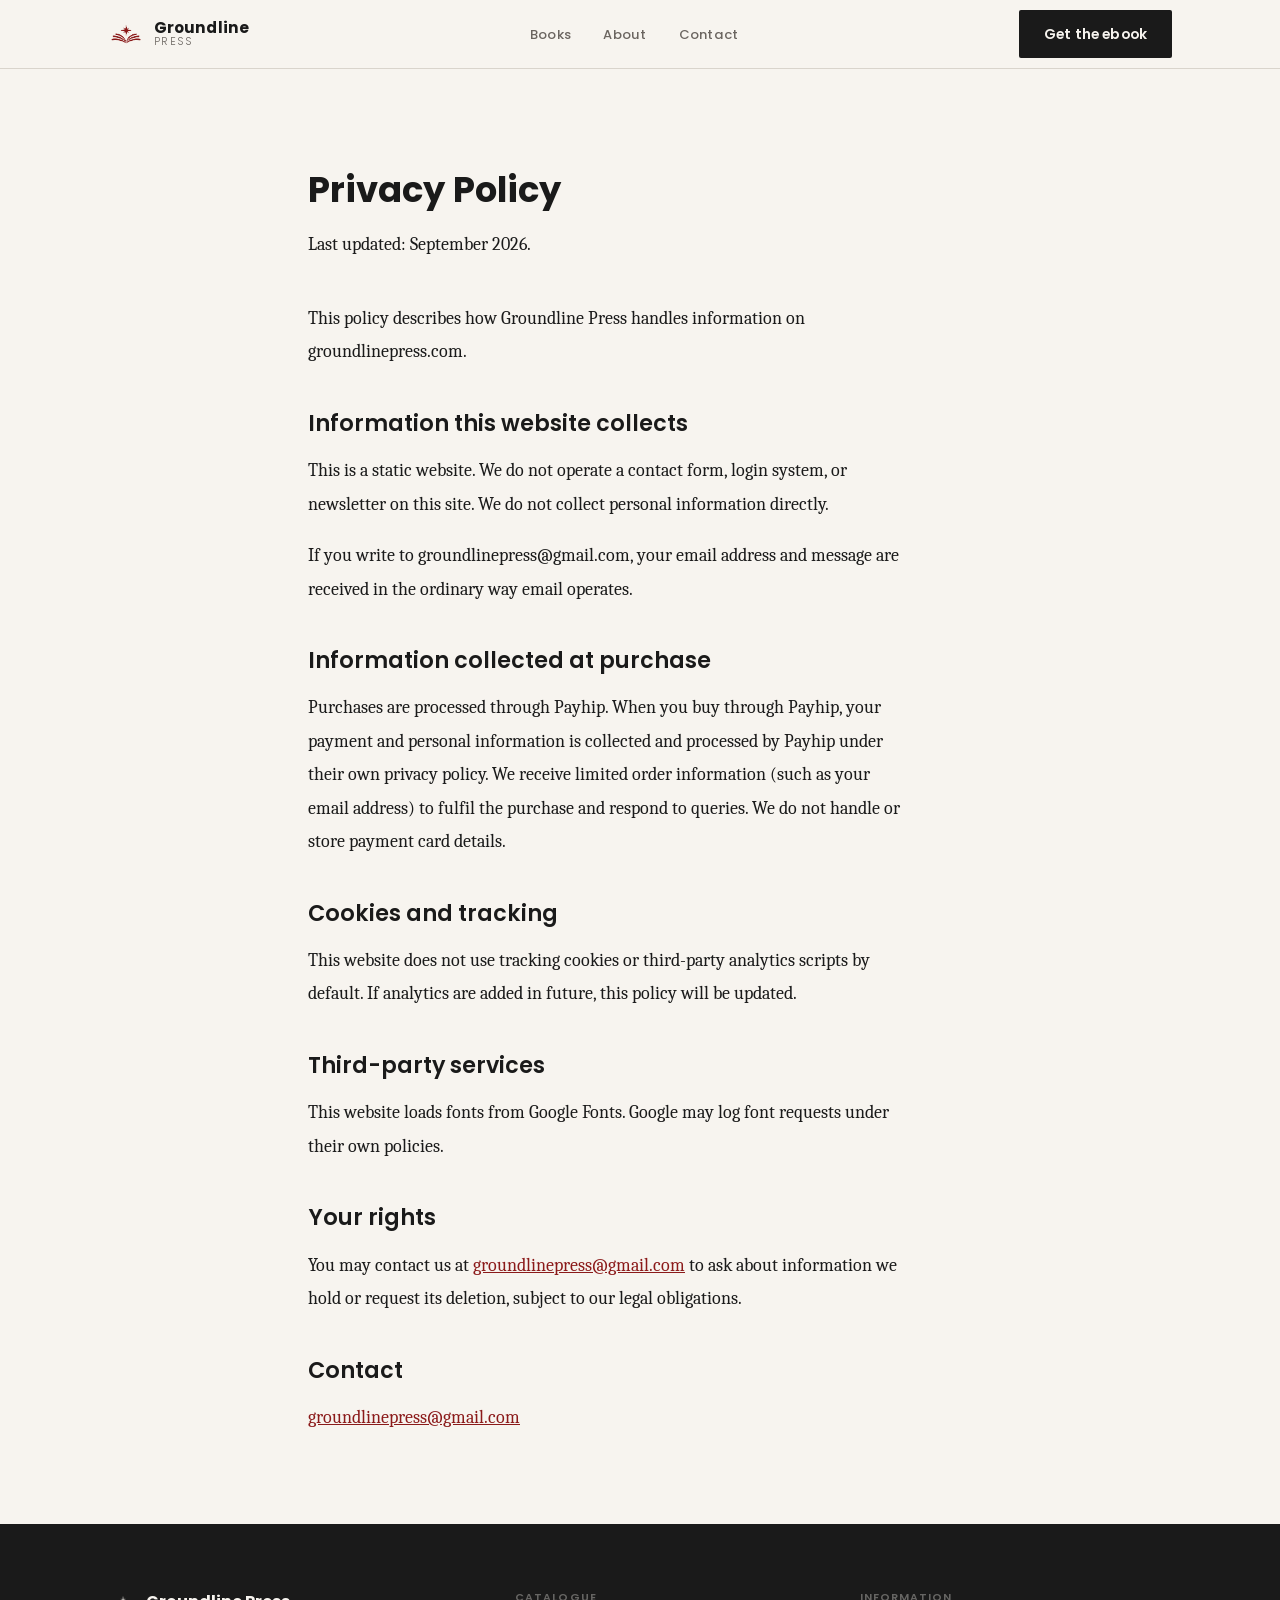
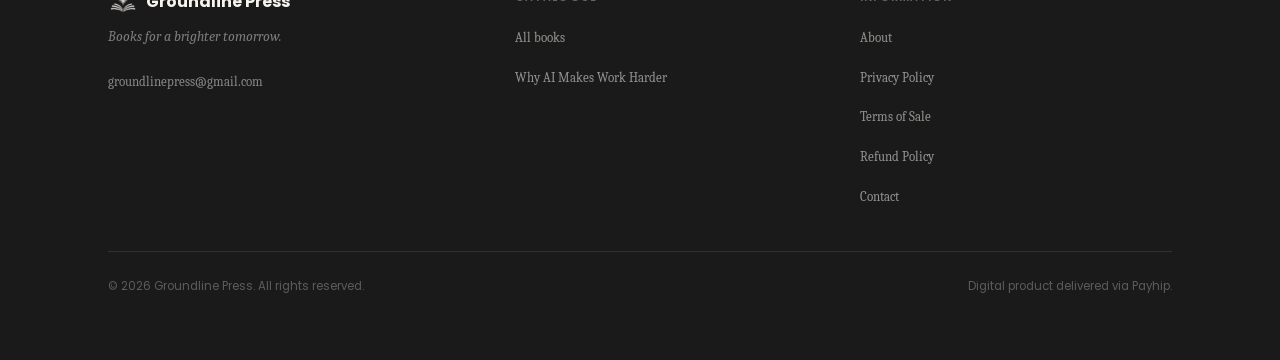
<file: privacy.html>
<!DOCTYPE html>
<html lang="en">
<head>
  <meta charset="UTF-8">
  <meta name="viewport" content="width=device-width, initial-scale=1, viewport-fit=cover">
  <title>Privacy Policy | Groundline Press</title>
  <meta name="description" content="Groundline Press Privacy Policy.">
  <meta name="robots" content="index, follow">
  <link rel="canonical" href="https://groundlinepress.com/privacy.html">
  <meta property="og:type" content="website">
  <meta property="og:url" content="https://groundlinepress.com/privacy.html">
  <meta property="og:title" content="Privacy Policy | Groundline Press">
  <meta property="og:description" content="Groundline Press Privacy Policy.">
  <meta property="og:image" content="https://groundlinepress.com/assets/og-image.webp">
  <meta property="og:site_name" content="Groundline Press">
  <meta name="twitter:card" content="summary_large_image">
  <meta name="twitter:title" content="Privacy Policy | Groundline Press">
  <meta name="twitter:description" content="Groundline Press Privacy Policy.">
  <meta name="twitter:image" content="https://groundlinepress.com/assets/og-image.webp">
  <script type="application/ld+json">
  {"@context":"https://schema.org","@type":"Organization","name":"Groundline Press","url":"https://groundlinepress.com","email":"groundlinepress@gmail.com"}
  </script>
  <script type="application/ld+json">
  {"@context":"https://schema.org","@type":"WebSite","name":"Groundline Press","url":"https://groundlinepress.com"}
  </script>
  <link rel="icon" type="image/svg+xml" href="favicon.svg">
  <link rel="preconnect" href="https://fonts.googleapis.com">
  <link rel="preconnect" href="https://fonts.gstatic.com" crossorigin>
  <link href="https://fonts.googleapis.com/css2?family=Poppins:wght@300;400;500;600;700&family=Caladea:ital,wght@0,400;0,700;1,400;1,700&display=swap" rel="stylesheet">
  <link rel="stylesheet" href="css/styles.css">
</head>
<body>
<a href="#main-content" class="skip-link">Skip to main content</a>

<header id="site-header" role="banner">
  <div class="container">
    <nav class="nav-inner" aria-label="Main navigation">
      <a href="index.html" class="nav-logo" aria-label="Groundline Press — home">
        <img src="assets/logo-mark.svg" alt="" aria-hidden="true" width="36" height="36" class="nav-logo-mark-img">
        <div class="nav-logo-name">Groundline<span>Press</span></div>
      </a>
      <ul class="nav-links" role="list">
        <li><a href="books.html">Books</a></li>
        <li><a href="about.html">About</a></li>
        <li><a href="mailto:groundlinepress@gmail.com">Contact</a></li>
      </ul>
      <a href="index.html#purchase" class="btn btn-primary nav-cta-btn">Get the ebook</a>
      <button class="nav-hamburger" id="nav-toggle"
              aria-expanded="false" aria-controls="nav-mobile"
              aria-label="Open navigation">
        <span aria-hidden="true"></span>
        <span aria-hidden="true"></span>
        <span aria-hidden="true"></span>
      </button>
    </nav>
  </div>
  <nav class="nav-mobile" id="nav-mobile" aria-label="Mobile navigation">
    <ul>
      <li><a href="books.html">Books</a></li>
      <li><a href="about.html">About</a></li>
      <li><a href="mailto:groundlinepress@gmail.com">Contact</a></li>
    </ul>
    <div class="nav-mobile-cta">
      <a href="index.html#purchase" class="btn btn-primary" class="btn-block">Get the ebook &mdash; &#8377;199</a>
    </div>
  </nav>
</header>
<main id="main-content"><div class="legal-wrap"><h1>Privacy Policy</h1><p class="legal-date">Last updated: September 2026.</p>
<p>This policy describes how Groundline Press handles information on groundlinepress.com.</p>
<h2>Information this website collects</h2>
<p>This is a static website. We do not operate a contact form, login system, or newsletter on this site. We do not collect personal information directly.</p>
<p>If you write to groundlinepress@gmail.com, your email address and message are received in the ordinary way email operates.</p>
<h2>Information collected at purchase</h2>
<p>Purchases are processed through Payhip. When you buy through Payhip, your payment and personal information is collected and processed by Payhip under their own privacy policy. We receive limited order information (such as your email address) to fulfil the purchase and respond to queries. We do not handle or store payment card details.</p>
<h2>Cookies and tracking</h2>
<p>This website does not use tracking cookies or third-party analytics scripts by default. If analytics are added in future, this policy will be updated.</p>
<h2>Third-party services</h2>
<p>This website loads fonts from Google Fonts. Google may log font requests under their own policies.</p>
<h2>Your rights</h2>
<p>You may contact us at <a href="mailto:groundlinepress@gmail.com">groundlinepress@gmail.com</a> to ask about information we hold or request its deletion, subject to our legal obligations.</p>
<h2>Contact</h2>
<p><a href="mailto:groundlinepress@gmail.com">groundlinepress@gmail.com</a></p></div></main>
<footer id="site-footer" role="contentinfo">
  <div class="container">
    <div class="footer-grid">
      <div>
        <div class="footer-logo-wrap">
          <img src="assets/logo-mark-white.svg" alt="" aria-hidden="true" width="30" height="30" class="footer-logo-img">
          <p class="footer-brand">Groundline Press</p>
        </div>
        <p class="footer-tag">Books for a brighter tomorrow.</p>
        <p class="footer-email"><a href="mailto:groundlinepress@gmail.com">groundlinepress@gmail.com</a></p>
      </div>
      <div>
        <p class="footer-col-h">Catalogue</p>
        <ul class="footer-links">
          <li><a href="books.html">All books</a></li>
          <li><a href="index.html">Why AI Makes Work Harder</a></li>
        </ul>
      </div>
      <div>
        <p class="footer-col-h">Information</p>
        <ul class="footer-links">
          <li><a href="about.html">About</a></li>
          <li><a href="privacy.html">Privacy Policy</a></li>
          <li><a href="terms.html">Terms of Sale</a></li>
          <li><a href="refund.html">Refund Policy</a></li>
          <li><a href="mailto:groundlinepress@gmail.com">Contact</a></li>
        </ul>
      </div>
    </div>
    <div class="footer-bottom">
      <p class="footer-copy">&copy; 2026 Groundline Press. All rights reserved.</p>
      <p class="footer-copy">Digital product delivered via Payhip.</p>
    </div>
  </div>
</footer>
<script src="js/main.js"></script>
</body>
</html>
</file>
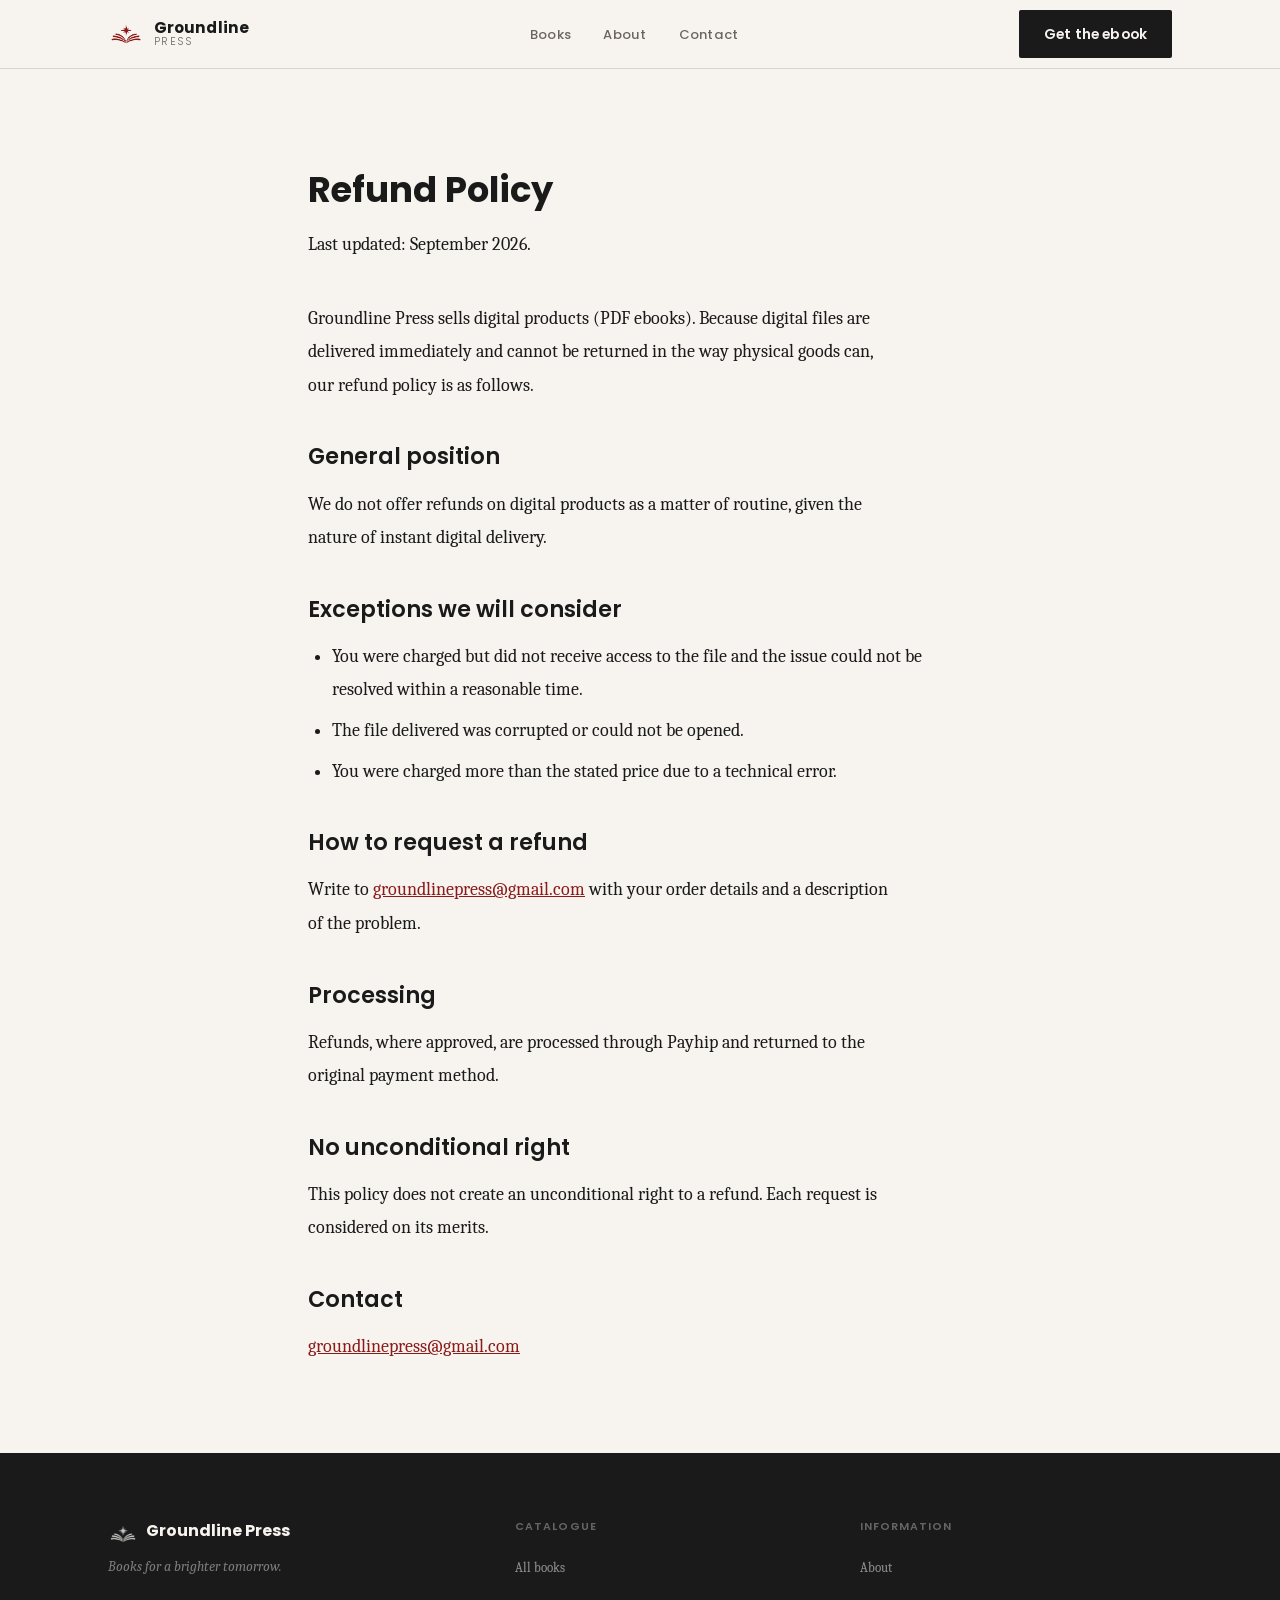
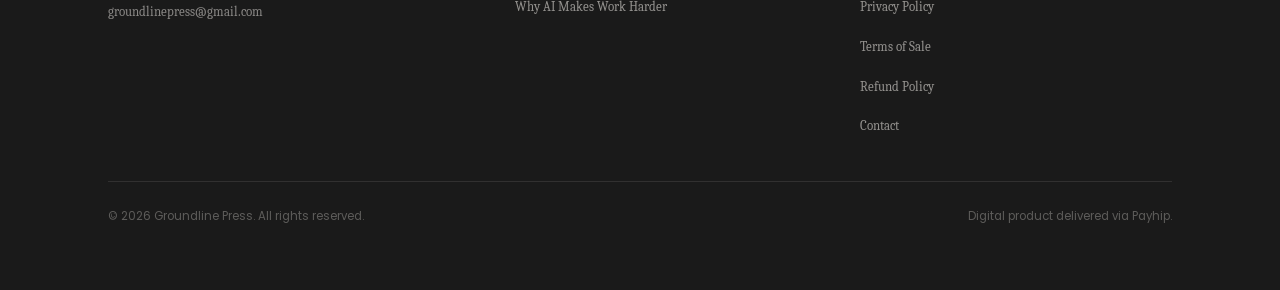
<file: refund.html>
<!DOCTYPE html>
<html lang="en">
<head>
  <meta charset="UTF-8">
  <meta name="viewport" content="width=device-width, initial-scale=1, viewport-fit=cover">
  <title>Refund Policy | Groundline Press</title>
  <meta name="description" content="Groundline Press Refund Policy.">
  <meta name="robots" content="index, follow">
  <link rel="canonical" href="https://groundlinepress.com/refund.html">
  <meta property="og:type" content="website">
  <meta property="og:url" content="https://groundlinepress.com/refund.html">
  <meta property="og:title" content="Refund Policy | Groundline Press">
  <meta property="og:description" content="Groundline Press Refund Policy.">
  <meta property="og:image" content="https://groundlinepress.com/assets/og-image.webp">
  <meta property="og:site_name" content="Groundline Press">
  <meta name="twitter:card" content="summary_large_image">
  <meta name="twitter:title" content="Refund Policy | Groundline Press">
  <meta name="twitter:description" content="Groundline Press Refund Policy.">
  <meta name="twitter:image" content="https://groundlinepress.com/assets/og-image.webp">
  <script type="application/ld+json">
  {"@context":"https://schema.org","@type":"Organization","name":"Groundline Press","url":"https://groundlinepress.com","email":"groundlinepress@gmail.com"}
  </script>
  <script type="application/ld+json">
  {"@context":"https://schema.org","@type":"WebSite","name":"Groundline Press","url":"https://groundlinepress.com"}
  </script>
  <link rel="icon" type="image/svg+xml" href="favicon.svg">
  <link rel="preconnect" href="https://fonts.googleapis.com">
  <link rel="preconnect" href="https://fonts.gstatic.com" crossorigin>
  <link href="https://fonts.googleapis.com/css2?family=Poppins:wght@300;400;500;600;700&family=Caladea:ital,wght@0,400;0,700;1,400;1,700&display=swap" rel="stylesheet">
  <link rel="stylesheet" href="css/styles.css">
</head>
<body>
<a href="#main-content" class="skip-link">Skip to main content</a>

<header id="site-header" role="banner">
  <div class="container">
    <nav class="nav-inner" aria-label="Main navigation">
      <a href="index.html" class="nav-logo" aria-label="Groundline Press — home">
        <img src="assets/logo-mark.svg" alt="" aria-hidden="true" width="36" height="36" class="nav-logo-mark-img">
        <div class="nav-logo-name">Groundline<span>Press</span></div>
      </a>
      <ul class="nav-links" role="list">
        <li><a href="books.html">Books</a></li>
        <li><a href="about.html">About</a></li>
        <li><a href="mailto:groundlinepress@gmail.com">Contact</a></li>
      </ul>
      <a href="index.html#purchase" class="btn btn-primary nav-cta-btn">Get the ebook</a>
      <button class="nav-hamburger" id="nav-toggle"
              aria-expanded="false" aria-controls="nav-mobile"
              aria-label="Open navigation">
        <span aria-hidden="true"></span>
        <span aria-hidden="true"></span>
        <span aria-hidden="true"></span>
      </button>
    </nav>
  </div>
  <nav class="nav-mobile" id="nav-mobile" aria-label="Mobile navigation">
    <ul>
      <li><a href="books.html">Books</a></li>
      <li><a href="about.html">About</a></li>
      <li><a href="mailto:groundlinepress@gmail.com">Contact</a></li>
    </ul>
    <div class="nav-mobile-cta">
      <a href="index.html#purchase" class="btn btn-primary" class="btn-block">Get the ebook &mdash; &#8377;299</a>
    </div>
  </nav>
</header>
<main id="main-content"><div class="legal-wrap"><h1>Refund Policy</h1><p class="legal-date">Last updated: September 2026.</p>
<p>Groundline Press sells digital products (PDF ebooks). Because digital files are delivered immediately and cannot be returned in the way physical goods can, our refund policy is as follows.</p>
<h2>General position</h2>
<p>We do not offer refunds on digital products as a matter of routine, given the nature of instant digital delivery.</p>
<h2>Exceptions we will consider</h2>
<ul>
<li>You were charged but did not receive access to the file and the issue could not be resolved within a reasonable time.</li>
<li>The file delivered was corrupted or could not be opened.</li>
<li>You were charged more than the stated price due to a technical error.</li>
</ul>
<h2>How to request a refund</h2>
<p>Write to <a href="mailto:groundlinepress@gmail.com">groundlinepress@gmail.com</a> with your order details and a description of the problem.</p>
<h2>Processing</h2>
<p>Refunds, where approved, are processed through Payhip and returned to the original payment method.</p>
<h2>No unconditional right</h2>
<p>This policy does not create an unconditional right to a refund. Each request is considered on its merits.</p>
<h2>Contact</h2>
<p><a href="mailto:groundlinepress@gmail.com">groundlinepress@gmail.com</a></p></div></main>
<footer id="site-footer" role="contentinfo">
  <div class="container">
    <div class="footer-grid">
      <div>
        <div class="footer-logo-wrap">
          <img src="assets/logo-mark-white.svg" alt="" aria-hidden="true" width="30" height="30" class="footer-logo-img">
          <p class="footer-brand">Groundline Press</p>
        </div>
        <p class="footer-tag">Books for a brighter tomorrow.</p>
        <p class="footer-email"><a href="mailto:groundlinepress@gmail.com">groundlinepress@gmail.com</a></p>
      </div>
      <div>
        <p class="footer-col-h">Catalogue</p>
        <ul class="footer-links">
          <li><a href="books.html">All books</a></li>
          <li><a href="index.html">Why AI Makes Work Harder</a></li>
        </ul>
      </div>
      <div>
        <p class="footer-col-h">Information</p>
        <ul class="footer-links">
          <li><a href="about.html">About</a></li>
          <li><a href="privacy.html">Privacy Policy</a></li>
          <li><a href="terms.html">Terms of Sale</a></li>
          <li><a href="refund.html">Refund Policy</a></li>
          <li><a href="mailto:groundlinepress@gmail.com">Contact</a></li>
        </ul>
      </div>
    </div>
    <div class="footer-bottom">
      <p class="footer-copy">&copy; 2026 Groundline Press. All rights reserved.</p>
      <p class="footer-copy">Digital product delivered via Payhip.</p>
    </div>
  </div>
</footer>
<script src="js/main.js"></script>
</body>
</html>
</file>
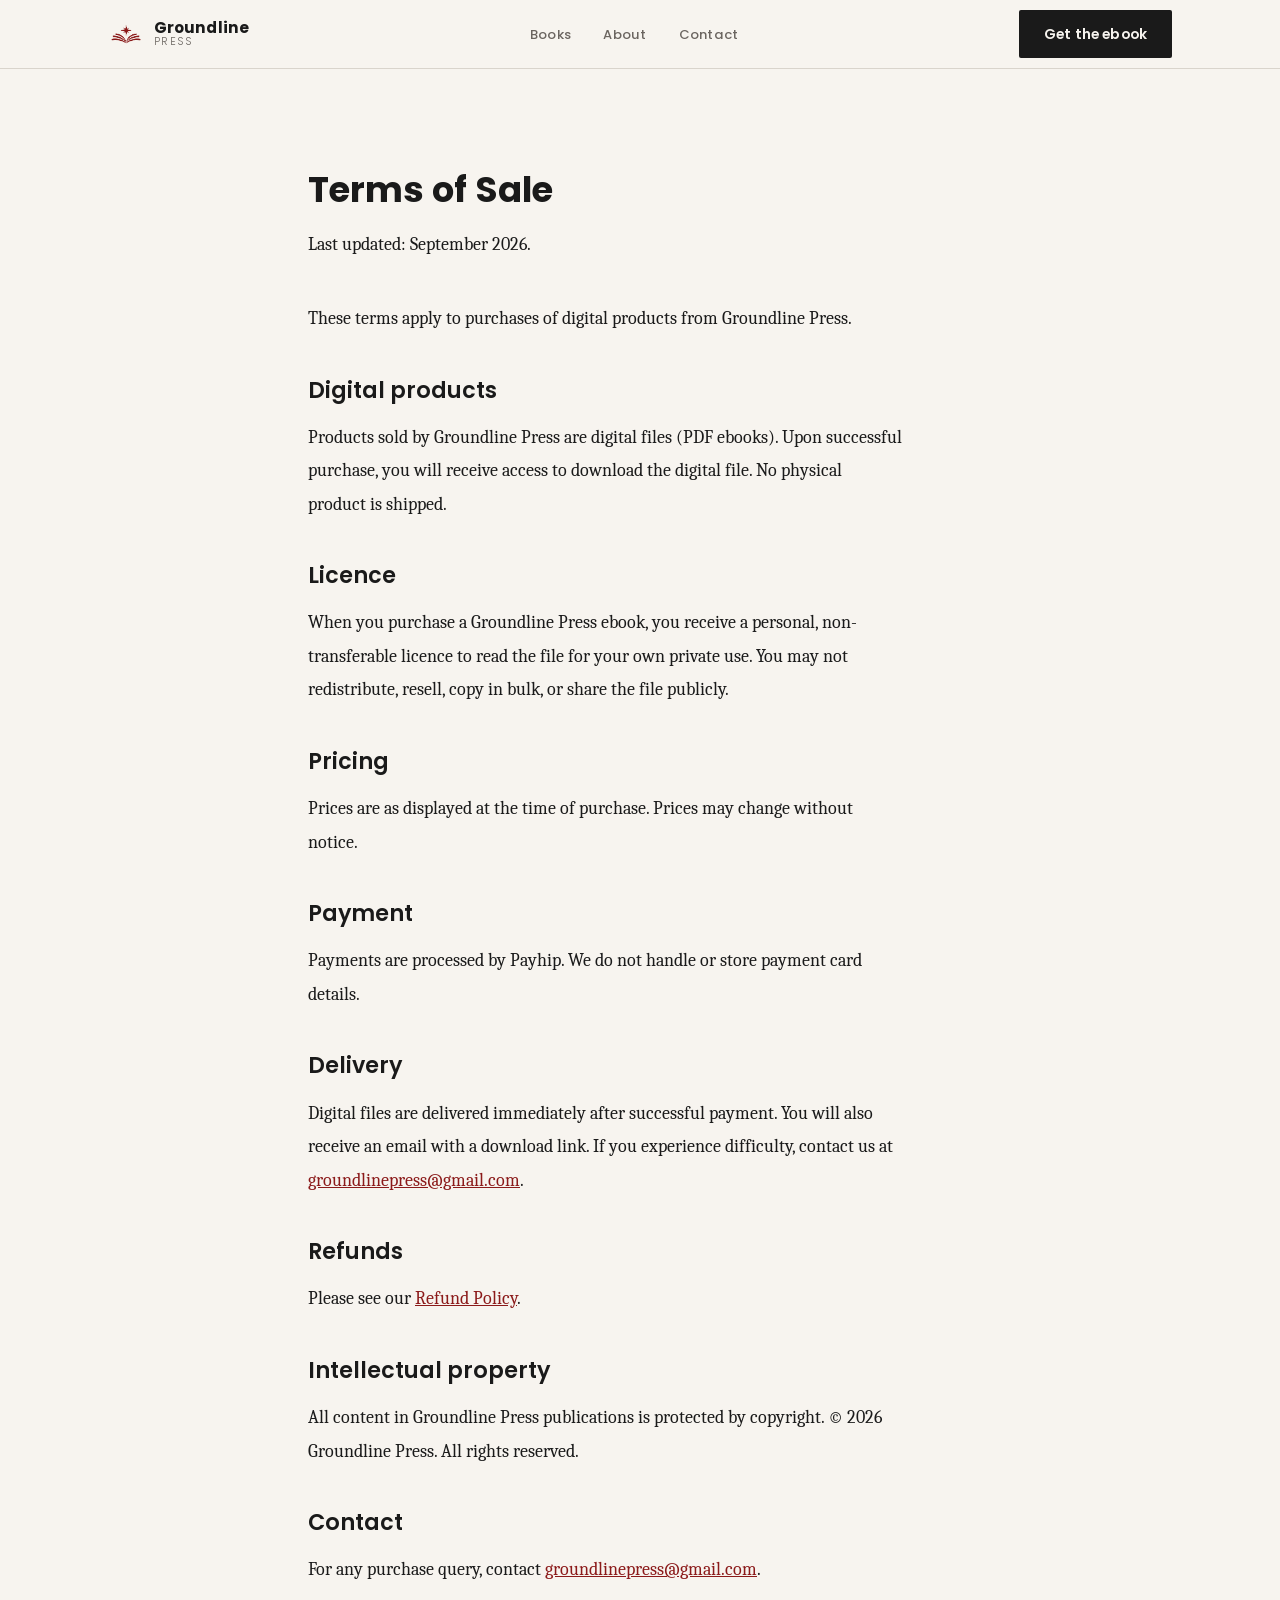
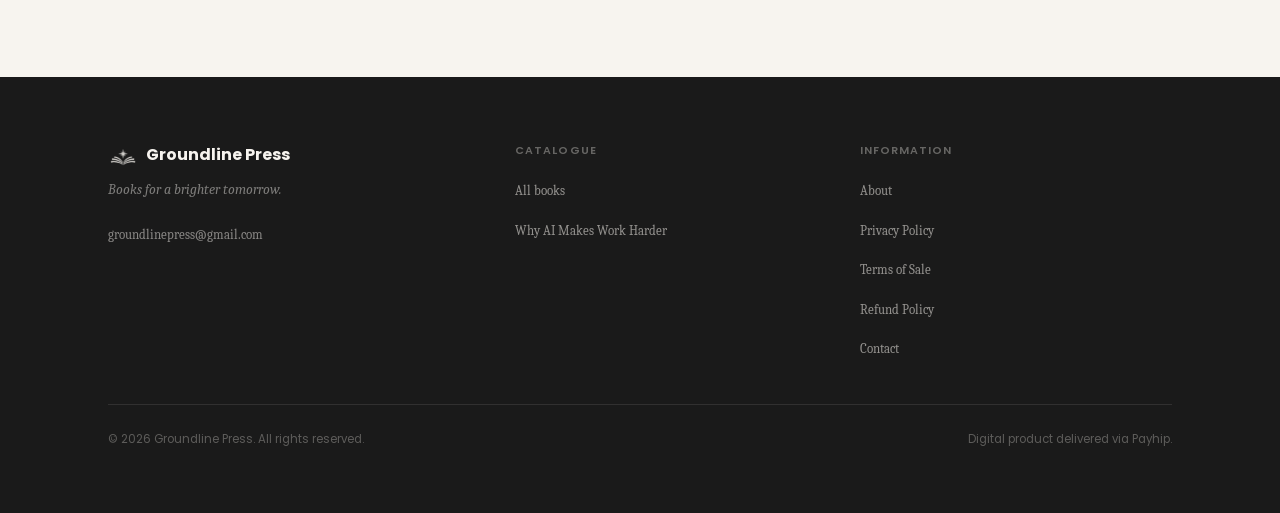
<file: terms.html>
<!DOCTYPE html>
<html lang="en">
<head>
  <meta charset="UTF-8">
  <meta name="viewport" content="width=device-width, initial-scale=1, viewport-fit=cover">
  <title>Terms of Sale | Groundline Press</title>
  <meta name="description" content="Groundline Press Terms of Sale.">
  <meta name="robots" content="index, follow">
  <link rel="canonical" href="https://groundlinepress.com/terms.html">
  <meta property="og:type" content="website">
  <meta property="og:url" content="https://groundlinepress.com/terms.html">
  <meta property="og:title" content="Terms of Sale | Groundline Press">
  <meta property="og:description" content="Groundline Press Terms of Sale.">
  <meta property="og:image" content="https://groundlinepress.com/assets/og-image.webp">
  <meta property="og:site_name" content="Groundline Press">
  <meta name="twitter:card" content="summary_large_image">
  <meta name="twitter:title" content="Terms of Sale | Groundline Press">
  <meta name="twitter:description" content="Groundline Press Terms of Sale.">
  <meta name="twitter:image" content="https://groundlinepress.com/assets/og-image.webp">
  <script type="application/ld+json">
  {"@context":"https://schema.org","@type":"Organization","name":"Groundline Press","url":"https://groundlinepress.com","email":"groundlinepress@gmail.com"}
  </script>
  <script type="application/ld+json">
  {"@context":"https://schema.org","@type":"WebSite","name":"Groundline Press","url":"https://groundlinepress.com"}
  </script>
  <link rel="icon" type="image/svg+xml" href="favicon.svg">
  <link rel="preconnect" href="https://fonts.googleapis.com">
  <link rel="preconnect" href="https://fonts.gstatic.com" crossorigin>
  <link href="https://fonts.googleapis.com/css2?family=Poppins:wght@300;400;500;600;700&family=Caladea:ital,wght@0,400;0,700;1,400;1,700&display=swap" rel="stylesheet">
  <link rel="stylesheet" href="css/styles.css">
</head>
<body>
<a href="#main-content" class="skip-link">Skip to main content</a>

<header id="site-header" role="banner">
  <div class="container">
    <nav class="nav-inner" aria-label="Main navigation">
      <a href="index.html" class="nav-logo" aria-label="Groundline Press — home">
        <img src="assets/logo-mark.svg" alt="" aria-hidden="true" width="36" height="36" class="nav-logo-mark-img">
        <div class="nav-logo-name">Groundline<span>Press</span></div>
      </a>
      <ul class="nav-links" role="list">
        <li><a href="books.html">Books</a></li>
        <li><a href="about.html">About</a></li>
        <li><a href="mailto:groundlinepress@gmail.com">Contact</a></li>
      </ul>
      <a href="index.html#purchase" class="btn btn-primary nav-cta-btn">Get the ebook</a>
      <button class="nav-hamburger" id="nav-toggle"
              aria-expanded="false" aria-controls="nav-mobile"
              aria-label="Open navigation">
        <span aria-hidden="true"></span>
        <span aria-hidden="true"></span>
        <span aria-hidden="true"></span>
      </button>
    </nav>
  </div>
  <nav class="nav-mobile" id="nav-mobile" aria-label="Mobile navigation">
    <ul>
      <li><a href="books.html">Books</a></li>
      <li><a href="about.html">About</a></li>
      <li><a href="mailto:groundlinepress@gmail.com">Contact</a></li>
    </ul>
    <div class="nav-mobile-cta">
      <a href="index.html#purchase" class="btn btn-primary" class="btn-block">Get the ebook &mdash; &#8377;299</a>
    </div>
  </nav>
</header>
<main id="main-content"><div class="legal-wrap"><h1>Terms of Sale</h1><p class="legal-date">Last updated: September 2026.</p>
<p>These terms apply to purchases of digital products from Groundline Press.</p>
<h2>Digital products</h2>
<p>Products sold by Groundline Press are digital files (PDF ebooks). Upon successful purchase, you will receive access to download the digital file. No physical product is shipped.</p>
<h2>Licence</h2>
<p>When you purchase a Groundline Press ebook, you receive a personal, non-transferable licence to read the file for your own private use. You may not redistribute, resell, copy in bulk, or share the file publicly.</p>
<h2>Pricing</h2>
<p>Prices are as displayed at the time of purchase. Prices may change without notice.</p>
<h2>Payment</h2>
<p>Payments are processed by Payhip. We do not handle or store payment card details.</p>
<h2>Delivery</h2>
<p>Digital files are delivered immediately after successful payment. You will also receive an email with a download link. If you experience difficulty, contact us at <a href="mailto:groundlinepress@gmail.com">groundlinepress@gmail.com</a>.</p>
<h2>Refunds</h2>
<p>Please see our <a href="refund.html">Refund Policy</a>.</p>
<h2>Intellectual property</h2>
<p>All content in Groundline Press publications is protected by copyright. &copy; 2026 Groundline Press. All rights reserved.</p>
<h2>Contact</h2>
<p>For any purchase query, contact <a href="mailto:groundlinepress@gmail.com">groundlinepress@gmail.com</a>.</p></div></main>
<footer id="site-footer" role="contentinfo">
  <div class="container">
    <div class="footer-grid">
      <div>
        <div class="footer-logo-wrap">
          <img src="assets/logo-mark-white.svg" alt="" aria-hidden="true" width="30" height="30" class="footer-logo-img">
          <p class="footer-brand">Groundline Press</p>
        </div>
        <p class="footer-tag">Books for a brighter tomorrow.</p>
        <p class="footer-email"><a href="mailto:groundlinepress@gmail.com">groundlinepress@gmail.com</a></p>
      </div>
      <div>
        <p class="footer-col-h">Catalogue</p>
        <ul class="footer-links">
          <li><a href="books.html">All books</a></li>
          <li><a href="index.html">Why AI Makes Work Harder</a></li>
        </ul>
      </div>
      <div>
        <p class="footer-col-h">Information</p>
        <ul class="footer-links">
          <li><a href="about.html">About</a></li>
          <li><a href="privacy.html">Privacy Policy</a></li>
          <li><a href="terms.html">Terms of Sale</a></li>
          <li><a href="refund.html">Refund Policy</a></li>
          <li><a href="mailto:groundlinepress@gmail.com">Contact</a></li>
        </ul>
      </div>
    </div>
    <div class="footer-bottom">
      <p class="footer-copy">&copy; 2026 Groundline Press. All rights reserved.</p>
      <p class="footer-copy">Digital product delivered via Payhip.</p>
    </div>
  </div>
</footer>
<script src="js/main.js"></script>
</body>
</html>
</file>
<file: css/styles.css>
/* ============================================================
   GROUNDLINE PRESS — FINAL — styles.css
   #F7F4EF paper · #1A1A1A ink · #8B1A1A burgundy
   Poppins headings · Caladea body
   ============================================================ */

@import url('https://fonts.googleapis.com/css2?family=Poppins:wght@300;400;500;600;700&family=Caladea:ital,wght@0,400;0,700;1,400;1,700&display=swap');

/* ── RESET ─────────────────────────────────────────────────── */
*,*::before,*::after{box-sizing:border-box;margin:0;padding:0}
img{max-width:100%;display:block}
a{color:inherit}

:root {
  --paper:   #F7F4EF;
  --ink:     #1A1A1A;
  --accent:  #8B1A1A;
  --muted:   #6B6560;
  --rule:    #D9D4CC;
  --offwhite:#EFECE6;
  --font-h:  'Poppins', sans-serif;
  --font-b:  'Caladea', Georgia, serif;
  --max-w:   1160px;
  --gutter:  clamp(1.25rem, 5vw, 3rem);
  --s-1: clamp(0.80rem,.78rem + .11vw,.88rem);
  --s0:  clamp(1rem,.96rem + .22vw,1.13rem);
  --s1:  clamp(1.20rem,1.13rem + .33vw,1.41rem);
  --s2:  clamp(1.44rem,1.32rem + .61vw,1.77rem);
  --s3:  clamp(1.73rem,1.53rem + 1vw,2.21rem);
  --s4:  clamp(2.07rem,1.77rem + 1.53vw,2.76rem);
  --s5:  clamp(2.49rem,2.03rem + 2.28vw,3.45rem);
}

html{font-size:100%;scroll-behavior:smooth;scroll-padding-top:72px}
body{background:var(--paper);color:var(--ink);font-family:var(--font-b);font-size:var(--s0);line-height:1.75;-webkit-font-smoothing:antialiased}

/* ── UTILS ─────────────────────────────────────────────────── */
.container{max-width:var(--max-w);margin-inline:auto;padding-inline:var(--gutter)}
.sr-only{position:absolute;width:1px;height:1px;padding:0;margin:-1px;overflow:hidden;clip:rect(0,0,0,0);white-space:nowrap;border:0}
.rule{border:none;border-top:1px solid var(--rule)}

/* ── SKIP LINK ──────────────────────────────────────────────── */
.skip-link{position:absolute;top:-100px;left:0;background:var(--accent);color:var(--paper);padding:.75rem 1.5rem;font-family:var(--font-h);font-size:.85rem;font-weight:600;z-index:9999;text-decoration:none;transition:top .2s}
.skip-link:focus{top:0}

/* ── BUTTONS ────────────────────────────────────────────────── */
.btn{display:inline-block;font-family:var(--font-h);font-size:var(--s-1);font-weight:600;letter-spacing:.01em;padding:.85em 1.8em;border:none;cursor:pointer;text-decoration:none;transition:background .18s,color .18s,transform .14s;border-radius:2px}
.btn:focus-visible{outline:2px solid var(--accent);outline-offset:3px}
.btn-primary{background:var(--ink);color:var(--paper)}
.btn-primary:hover{background:var(--accent);transform:translateY(-1px)}
.btn-secondary{background:transparent;color:var(--ink);border:1.5px solid var(--rule)}
.btn-secondary:hover{border-color:var(--ink);transform:translateY(-1px)}

/* ── HEADER ─────────────────────────────────────────────────── */
#site-header{position:sticky;top:0;z-index:100;background:var(--paper);border-bottom:1px solid var(--rule)}
.nav-inner{display:flex;align-items:center;justify-content:space-between;height:68px;gap:2rem}
.nav-logo{display:flex;align-items:center;gap:.6rem;text-decoration:none;flex-shrink:0}
.nav-logo-name{font-family:var(--font-h);font-size:.95rem;font-weight:700;color:var(--ink);line-height:1.15;letter-spacing:.01em}
.nav-logo-name span{display:block;font-weight:300;font-size:.68rem;letter-spacing:.14em;color:var(--muted);text-transform:uppercase}
.nav-links{display:flex;align-items:center;gap:2rem;list-style:none}
.nav-links a{font-family:var(--font-h);font-size:.82rem;font-weight:500;color:var(--muted);text-decoration:none;letter-spacing:.02em;transition:color .15s}
.nav-links a:hover{color:var(--ink)}
.nav-hamburger{display:none;flex-direction:column;gap:5px;background:none;border:none;cursor:pointer;padding:4px}
.nav-hamburger span{display:block;width:22px;height:2px;background:var(--ink);transition:transform .2s,opacity .2s}
.nav-hamburger[aria-expanded="true"] span:nth-child(1){transform:translateY(7px) rotate(45deg)}
.nav-hamburger[aria-expanded="true"] span:nth-child(2){opacity:0}
.nav-hamburger[aria-expanded="true"] span:nth-child(3){transform:translateY(-7px) rotate(-45deg)}
.nav-mobile{display:none;position:absolute;top:68px;left:0;right:0;background:var(--paper);border-bottom:1px solid var(--rule);padding:1.5rem var(--gutter) 2rem}
.nav-mobile.open{display:block}
.nav-mobile ul{list-style:none}
.nav-mobile ul li+li{margin-top:1rem}
.nav-mobile a{font-family:var(--font-h);font-size:1rem;font-weight:500;color:var(--ink);text-decoration:none}
.nav-mobile-cta{margin-top:1.5rem;padding-top:1.5rem;border-top:1px solid var(--rule)}

/* ── HERO ───────────────────────────────────────────────────── */
#hero{padding-block:clamp(2rem,5vw,4rem);overflow:visible}
.hero-grid{display:grid;grid-template-columns:1fr 1fr;gap:clamp(2rem,4vw,4rem);align-items:center;min-height:0}
.hero-eyebrow{font-family:var(--font-h);font-size:.72rem;font-weight:500;letter-spacing:.14em;color:var(--accent);text-transform:uppercase;margin-bottom:1rem}
.hero-title{font-family:var(--font-h);font-size:var(--s5);font-weight:700;line-height:1.07;color:var(--ink);margin-bottom:.9rem}
.hero-subtitle{font-family:var(--font-b);font-size:var(--s1);font-style:italic;color:var(--muted);line-height:1.5;margin-bottom:1.4rem}
.hero-rule{width:40px;height:2px;background:var(--accent);margin-bottom:1.5rem}
.hero-body{font-size:var(--s0);line-height:1.8;max-width:50ch;margin-bottom:2rem}
.hero-ctas{display:flex;align-items:center;gap:1rem;flex-wrap:wrap;margin-bottom:1.1rem}
.hero-meta{font-family:var(--font-h);font-size:.75rem;color:var(--muted);letter-spacing:.04em}

/* ── BOOK MOCKUP ────────────────────────────────────────────── */
/* 3D mockup — full silhouette always visible, no cropping */
.hero-book-wrap{
  display:flex;
  justify-content:center;
  align-items:center;
  padding:1rem;
}
.book-stage{
  position:relative;
  /* Constrain width so the 3:2 height stays within viewport at all target sizes.
     1366×768: 38vw = 519px → capped at 320px → book height = 480px → fits in ~572px available ✓
     1440×900: 38vw = 547px → capped at 360px → book height = 540px → fits in ~704px available ✓
     1920×1080: capped at 400px → book height = 600px → fits in ~884px available ✓ */
  width:min(400px, 38vw);
  /* Also apply a max-height via the image so book never overruns */
}
.book-mockup-frame{
  position:relative;
  filter:drop-shadow(0 20px 40px rgba(26,26,26,.22)) drop-shadow(0 4px 10px rgba(26,26,26,.14));
  transition:filter .35s ease,transform .35s ease;
}
.book-mockup-frame:hover{
  filter:drop-shadow(0 26px 52px rgba(26,26,26,.26)) drop-shadow(0 6px 14px rgba(26,26,26,.16));
  transform:translateY(-3px);
}
.book-mockup-img{
  display:block;
  width:100%;
  height:auto;           /* preserve natural 2:3 aspect ratio — never crop */
  /* Belt-and-suspenders: also cap image height so it can never overflow hero */
  max-height:calc(75vh - 68px); /* 75% of viewport minus nav height */
  object-fit:contain;
  border-radius:2px;
}
@media(prefers-reduced-motion:reduce){
  .book-mockup-frame{transition:none}
  .book-mockup-frame:hover{transform:none;filter:drop-shadow(0 20px 40px rgba(26,26,26,.22))}
}

/* ── TRUST STRIP ────────────────────────────────────────────── */
#trust{border-block:1px solid var(--rule);padding-block:1.35rem;background:var(--offwhite)}
.trust-inner{display:flex;align-items:center;justify-content:center;gap:clamp(1.2rem,3.5vw,3rem);flex-wrap:wrap}
.trust-item{font-family:var(--font-h);font-size:.72rem;font-weight:500;color:var(--muted);letter-spacing:.05em;text-transform:uppercase;white-space:nowrap}
.trust-sep{width:1px;height:14px;background:var(--rule);flex-shrink:0}

/* ── SECTIONS ───────────────────────────────────────────────── */
.section{padding-block:clamp(3rem,7vw,5.5rem)}
.section-alt{background:var(--offwhite)}
.section-label{font-family:var(--font-h);font-size:.72rem;font-weight:500;letter-spacing:.14em;color:var(--accent);text-transform:uppercase;margin-bottom:.8rem}
.section-heading{font-family:var(--font-h);font-size:var(--s3);font-weight:700;line-height:1.18;color:var(--ink);margin-bottom:1.4rem;max-width:28ch}
.section-body{font-size:var(--s0);line-height:1.85;color:var(--ink);max-width:62ch}
.section-body p+p{margin-top:1.1em}

/* ── CENTRAL IDEA ───────────────────────────────────────────── */
#central-idea{padding-block:clamp(3.5rem,8vw,6rem)}
.idea-quote{font-family:var(--font-b);font-size:var(--s2);font-style:italic;line-height:1.55;color:var(--ink);max-width:48ch;border-left:3px solid var(--accent);padding-left:1.5rem;margin-bottom:2.5rem}
.idea-body p{font-size:var(--s0);line-height:1.85;color:var(--ink)}
.idea-body p+p{margin-top:1.1em}
.idea-body{max-width:62ch}

/* ── TOPIC GRID ─────────────────────────────────────────────── */
.topic-grid{display:grid;grid-template-columns:repeat(auto-fill,minmax(min(280px,100%),1fr));gap:1px;border:1px solid var(--rule);margin-top:3rem;background:var(--rule)}
.topic-card{background:var(--paper);padding:2rem 1.75rem}
.section-alt .topic-card{background:var(--offwhite)}
.topic-num{font-family:var(--font-h);font-size:.68rem;font-weight:600;letter-spacing:.12em;color:var(--accent);margin-bottom:.75rem}
.topic-title{font-family:var(--font-h);font-size:var(--s1);font-weight:600;color:var(--ink);margin-bottom:.6rem;line-height:1.3}
.topic-body{font-size:var(--s-1);color:var(--muted);line-height:1.7}

/* ── FINDINGS ───────────────────────────────────────────────── */
.findings-note{font-family:var(--font-b);font-style:italic;font-size:var(--s-1);color:var(--muted);margin-top:2rem;padding-top:1.5rem;border-top:1px solid var(--rule);max-width:58ch}
.finding-item{border-top:1px solid var(--rule);padding-block:1.8rem;display:grid;grid-template-columns:1fr 2fr;gap:2rem;align-items:baseline}
.finding-item:last-of-type{border-bottom:1px solid var(--rule)}
.finding-title{font-family:var(--font-h);font-size:var(--s0);font-weight:600;color:var(--ink);line-height:1.3}
.finding-body{font-size:var(--s-1);color:var(--muted);line-height:1.75}
.findings-list{margin-top:2.5rem}

/* ── FREE CHAPTER ───────────────────────────────────────────── */
#free-chapter{background:var(--ink);color:var(--paper);padding-block:clamp(3.5rem,8vw,6rem)}
#free-chapter .section-label{color:rgba(247,244,239,.45)}
#free-chapter .section-heading{color:var(--paper);max-width:30ch}
#free-chapter .section-body p{color:rgba(247,244,239,.72)}
#free-chapter .btn-primary{background:var(--accent);color:var(--paper)}
#free-chapter .btn-primary:hover{background:#a02020}
.chapter-cta{margin-top:2rem}

/* ── INCLUDES ───────────────────────────────────────────────── */
.includes-grid{display:grid;grid-template-columns:1fr 1fr;gap:clamp(2rem,5vw,4rem);align-items:start;margin-top:2.5rem}
.includes-list{list-style:none}
.includes-list li{display:flex;align-items:baseline;gap:.75rem;padding-block:.7rem;border-bottom:1px solid var(--rule);font-size:var(--s0);color:var(--ink)}
.includes-list li:first-child{border-top:1px solid var(--rule)}
.includes-list li::before{content:'✓';color:var(--accent);font-family:var(--font-h);font-size:.85rem;font-weight:600;flex-shrink:0}
.price-aside{background:var(--offwhite);border:1px solid var(--rule);padding:2rem;border-radius:2px}
.price-label{font-family:var(--font-h);font-size:.72rem;font-weight:600;letter-spacing:.1em;text-transform:uppercase;color:var(--muted);margin-bottom:1rem}
.price-main{font-family:var(--font-h);font-size:var(--s4);font-weight:700;color:var(--ink);line-height:1;margin-bottom:.3rem}
.price-intl{font-size:var(--s-1);color:var(--muted);margin-bottom:1.5rem}
.price-aside .btn{width:100%;text-align:center;display:block}
.price-aside .btn+.btn{margin-top:.6rem}
.price-note{font-size:.72rem;color:var(--muted);font-family:var(--font-h);text-align:center;margin-top:.6rem}

/* ── AUDIENCE ───────────────────────────────────────────────── */
.audience-grid{display:grid;grid-template-columns:repeat(auto-fill,minmax(min(240px,100%),1fr));gap:2rem;margin-top:2.5rem}
.audience-card{border-top:2px solid var(--rule);padding-top:1.2rem}
.audience-title{font-family:var(--font-h);font-size:var(--s0);font-weight:600;color:var(--ink);margin-bottom:.5rem;line-height:1.3}
.audience-body{font-size:var(--s-1);color:var(--muted);line-height:1.7}
.not-for-box{margin-top:3rem;padding:1.5rem 2rem;border:1px solid var(--rule);background:var(--offwhite);border-radius:2px}
.not-for-box p{font-family:var(--font-b);font-style:italic;color:var(--muted);font-size:var(--s-1);line-height:1.7}
.not-for-box p+p{margin-top:.5em}

/* ── PURCHASE ───────────────────────────────────────────────── */
#purchase{padding-block:clamp(3.5rem,8vw,6.5rem)}
.purchase-grid{display:grid;grid-template-columns:1.2fr 1fr;gap:clamp(2.5rem,5vw,5rem);align-items:center}
.purchase-title{font-family:var(--font-h);font-size:var(--s4);font-weight:700;line-height:1.12;color:var(--ink);margin-bottom:1rem}
.purchase-sub{font-size:var(--s0);color:var(--muted);line-height:1.7;margin-bottom:2rem;max-width:50ch}
.purchase-card{background:var(--offwhite);border:1px solid var(--rule);border-radius:2px;padding:2.5rem}
.purchase-book-name{font-family:var(--font-h);font-size:var(--s1);font-weight:700;color:var(--ink);margin-bottom:.3rem}
.purchase-format{font-size:var(--s-1);color:var(--muted);margin-bottom:1.5rem;padding-bottom:1.5rem;border-bottom:1px solid var(--rule)}
.purchase-price{font-family:var(--font-h);font-size:var(--s4);font-weight:700;color:var(--ink);margin-bottom:.25rem}
.purchase-price-intl{font-size:var(--s-1);color:var(--muted);margin-bottom:1.75rem}
.purchase-card .btn{width:100%;text-align:center;display:block}
.purchase-card .btn+.btn{margin-top:.6rem}
.purchase-card-note{font-size:.72rem;color:var(--muted);text-align:center;font-family:var(--font-h);margin-top:.6rem}
.purchase-card-note a{color:var(--accent)}

/* ── ABOUT ──────────────────────────────────────────────────── */
.about-grid{display:grid;grid-template-columns:1fr 1.5fr;gap:clamp(2.5rem,5vw,5rem);align-items:start}
.about-imprint{font-family:var(--font-h);font-size:var(--s2);font-weight:700;color:var(--ink);line-height:1.2;margin-bottom:.3rem}
.about-tagline{font-family:var(--font-b);font-style:italic;color:var(--muted);font-size:var(--s0);margin-bottom:1.5rem}
.about-more{font-family:var(--font-h);font-size:.85rem;font-weight:600;color:var(--accent);text-decoration:none;display:inline-block;margin-top:1.5rem}

/* ── FAQ ────────────────────────────────────────────────────── */
.faq-list{margin-top:2rem;max-width:66ch}
.faq-item{border-top:1px solid var(--rule)}
.faq-item:last-child{border-bottom:1px solid var(--rule)}
.faq-q{width:100%;text-align:left;background:none;border:none;cursor:pointer;padding-block:1.2rem;display:flex;align-items:center;justify-content:space-between;gap:1rem;font-family:var(--font-h);font-size:var(--s0);font-weight:600;color:var(--ink)}
.faq-q:focus-visible{outline:2px solid var(--accent);outline-offset:2px}
.faq-icon{width:18px;height:18px;flex-shrink:0;position:relative}
.faq-icon::before,.faq-icon::after{content:'';position:absolute;background:var(--muted);transition:transform .2s,opacity .2s}
.faq-icon::before{width:100%;height:1.5px;top:50%;left:0;transform:translateY(-50%)}
.faq-icon::after{width:1.5px;height:100%;left:50%;top:0;transform:translateX(-50%)}
.faq-q[aria-expanded="true"] .faq-icon::after{transform:translateX(-50%) rotate(90deg);opacity:0}
.faq-a{display:none;padding-bottom:1.2rem;font-size:var(--s-1);color:var(--muted);line-height:1.75}
.faq-a.open{display:block}
.faq-a a{color:var(--accent)}

/* ── CLOSING CTA ────────────────────────────────────────────── */
#closing-cta{background:var(--offwhite);border-top:1px solid var(--rule);padding-block:clamp(4rem,9vw,7rem);text-align:center}
.closing-statement{font-family:var(--font-b);font-size:var(--s3);font-style:italic;line-height:1.4;color:var(--ink);max-width:40ch;margin-inline:auto;margin-bottom:2.5rem}
.closing-ctas{display:flex;align-items:center;justify-content:center;gap:1rem;flex-wrap:wrap}

/* ── FOOTER ─────────────────────────────────────────────────── */
#site-footer{background:var(--ink);color:rgba(247,244,239,.65);padding-block:clamp(2.5rem,5vw,4rem)}
.footer-grid{display:grid;grid-template-columns:1.2fr 1fr 1fr;gap:2rem;align-items:start}
.footer-brand{font-family:var(--font-h);font-size:1rem;font-weight:700;color:var(--paper);margin-bottom:.3rem}
.footer-tag{font-family:var(--font-b);font-style:italic;font-size:.85rem;color:rgba(247,244,239,.45);margin-bottom:1rem}
.footer-email a{font-size:.8rem;color:rgba(247,244,239,.5);text-decoration:none;transition:color .15s}
.footer-email a:hover{color:var(--paper)}
.footer-col-h{font-family:var(--font-h);font-size:.68rem;font-weight:600;letter-spacing:.1em;text-transform:uppercase;color:rgba(247,244,239,.35);margin-bottom:.9rem}
.footer-links{list-style:none;display:flex;flex-direction:column;gap:.5rem}
.footer-links a{font-size:.83rem;color:rgba(247,244,239,.55);text-decoration:none;transition:color .15s}
.footer-links a:hover{color:var(--paper)}
.footer-bottom{margin-top:2.5rem;padding-top:1.5rem;border-top:1px solid rgba(247,244,239,.1);display:flex;align-items:center;justify-content:space-between;flex-wrap:wrap;gap:.5rem}
.footer-copy{font-size:.72rem;color:rgba(247,244,239,.3);font-family:var(--font-h)}

/* ── LEGAL PAGES ────────────────────────────────────────────── */
.legal-wrap{max-width:760px;margin-inline:auto;padding:clamp(3rem,7vw,6rem) var(--gutter)}
.legal-wrap h1{font-family:var(--font-h);font-size:var(--s3);font-weight:700;color:var(--ink);margin-bottom:.5rem}
.legal-date{font-size:var(--s-1);color:var(--muted);margin-bottom:2.5rem}
.legal-wrap h2{font-family:var(--font-h);font-size:var(--s1);font-weight:600;color:var(--ink);margin-top:2.2rem;margin-bottom:.7rem}
.legal-wrap p,.legal-wrap li{font-size:var(--s0);color:var(--ink);line-height:1.85;max-width:66ch}
.legal-wrap p+p{margin-top:1em}
.legal-wrap ul,.legal-wrap ol{margin-left:1.5rem;margin-top:.5rem}
.legal-wrap li+li{margin-top:.4em}
.legal-wrap a{color:var(--accent);text-decoration:underline}

/* ── HERO ANIMATION ─────────────────────────────────────────── */
@keyframes fadeUp{from{opacity:0;transform:translateY(16px)}to{opacity:1;transform:translateY(0)}}
.hero-text{animation:fadeUp .5s ease both}
.hero-book-wrap{animation:fadeUp .5s .1s ease both}
@media(prefers-reduced-motion:reduce){.hero-text,.hero-book-wrap{animation:none}}

/* ── RESPONSIVE ─────────────────────────────────────────────── */
@media(max-width:900px){
  .hero-grid{grid-template-columns:1fr}
  .hero-book-wrap{order:1}  /* text first, book below on mobile */
  .book-stage{width:min(280px,65%);margin-inline:auto}
  .finding-item{grid-template-columns:1fr;gap:.4rem}
  .includes-grid,.purchase-grid,.about-grid{grid-template-columns:1fr}
  .footer-grid{grid-template-columns:1fr 1fr}
}
@media(max-width:680px){
  .nav-links,.nav-cta-btn{display:none}
  .nav-hamburger{display:flex}
  .trust-sep{display:none}
  .trust-inner{gap:.6rem 1.2rem}
  .footer-grid{grid-template-columns:1fr}
  .footer-bottom{flex-direction:column;text-align:center}
}
@media(max-width:480px){
  .hero-ctas{flex-direction:column;align-items:stretch}
  .hero-ctas .btn{text-align:center}
  .closing-ctas{flex-direction:column;align-items:center}
  .book-stage{width:min(220px,70%)}
}

/* ── LOGO IMAGE ─────────────────────────────────────────────── */
.nav-logo-mark-img{display:block;flex-shrink:0}
.footer-logo-wrap{display:flex;align-items:center;gap:.5rem;margin-bottom:.3rem}
.footer-logo-img{display:block;flex-shrink:0;opacity:.85}

/* ── PREVIOUSLY INLINE STYLES — moved to stylesheet ──────────────────────── */
/* Shared across pages */
.btn-block{display:block;text-align:center;}
.clr-accent{color:var(--accent);}
.text-muted-sm{font-size:var(--s-1);color:var(--muted);}

/* About page */
.about-page-hero{padding-block:clamp(3rem,7vw,5rem);border-bottom:1px solid var(--rule);}
.about-page-h1{font-family:var(--font-h);font-size:var(--s4);font-weight:700;color:var(--ink);margin-bottom:.4rem;line-height:1.1;}
.about-page-subtitle{font-family:var(--font-b);font-style:italic;color:var(--muted);font-size:var(--s1);}
.about-content-wrap{max-width:780px;}
.about-section-h2{font-family:var(--font-h);font-size:var(--s2);font-weight:700;color:var(--ink);margin-top:2.2rem;margin-bottom:.7rem;}
.about-rule{margin-block:3rem;}
.about-catalogue-row{margin-top:1.5rem;display:grid;grid-template-columns:auto 1fr;gap:2rem;align-items:start;max-width:680px;}
.about-cover-col{width:150px;flex-shrink:0;}
.about-cover-img{box-shadow:4px 6px 20px rgba(26,26,26,0.18);border-radius:2px;width:100%;}
.about-book-meta{border-top:2px solid var(--rule);padding-top:1.2rem;}
.about-book-title{font-family:var(--font-h);font-size:var(--s2);font-weight:700;color:var(--ink);margin-bottom:.3rem;line-height:1.2;}
.about-book-sub{font-family:var(--font-b);font-style:italic;color:var(--muted);font-size:var(--s-1);margin-bottom:1rem;}
.about-book-format{font-size:var(--s-1);color:var(--muted);margin-bottom:.4rem;}
.about-book-price{font-family:var(--font-h);font-size:var(--s1);font-weight:700;color:var(--ink);margin-bottom:1.25rem;}
.about-price-intl{font-size:var(--s-1);color:var(--muted);font-weight:400;}
.about-btn-row{display:flex;gap:.75rem;flex-wrap:wrap;}

/* Books page */
.books-page-hero{padding-block:clamp(2.5rem,5vw,4rem);border-bottom:1px solid var(--rule);}
.books-page-h1{font-family:var(--font-h);font-size:var(--s3);font-weight:700;color:var(--ink);}
.books-catalogue-row{display:grid;grid-template-columns:auto 1fr;gap:2.5rem;align-items:start;max-width:720px;}
.books-cover-col{width:190px;}
.books-cover-img{box-shadow:4px 6px 24px rgba(26,26,26,0.18);border-radius:2px;width:100%;}
.books-book-meta{border-top:2px solid var(--rule);padding-top:1.2rem;}
.books-book-title{font-family:var(--font-h);font-size:var(--s2);font-weight:700;color:var(--ink);margin-bottom:.4rem;line-height:1.2;}
.books-book-sub{font-family:var(--font-b);font-style:italic;color:var(--muted);font-size:var(--s0);margin-bottom:1rem;}
.books-book-format{font-size:var(--s-1);color:var(--muted);margin-bottom:.4rem;}
.books-book-price{font-family:var(--font-h);font-size:var(--s1);font-weight:700;color:var(--ink);margin-bottom:1.25rem;}
.books-price-intl{font-size:var(--s-1);color:var(--muted);font-weight:400;}
.books-btn-row{display:flex;gap:.75rem;flex-wrap:wrap;}

/* Index page small overrides */
.about-email-link{font-size:var(--s-1);color:var(--muted);}
</file>
